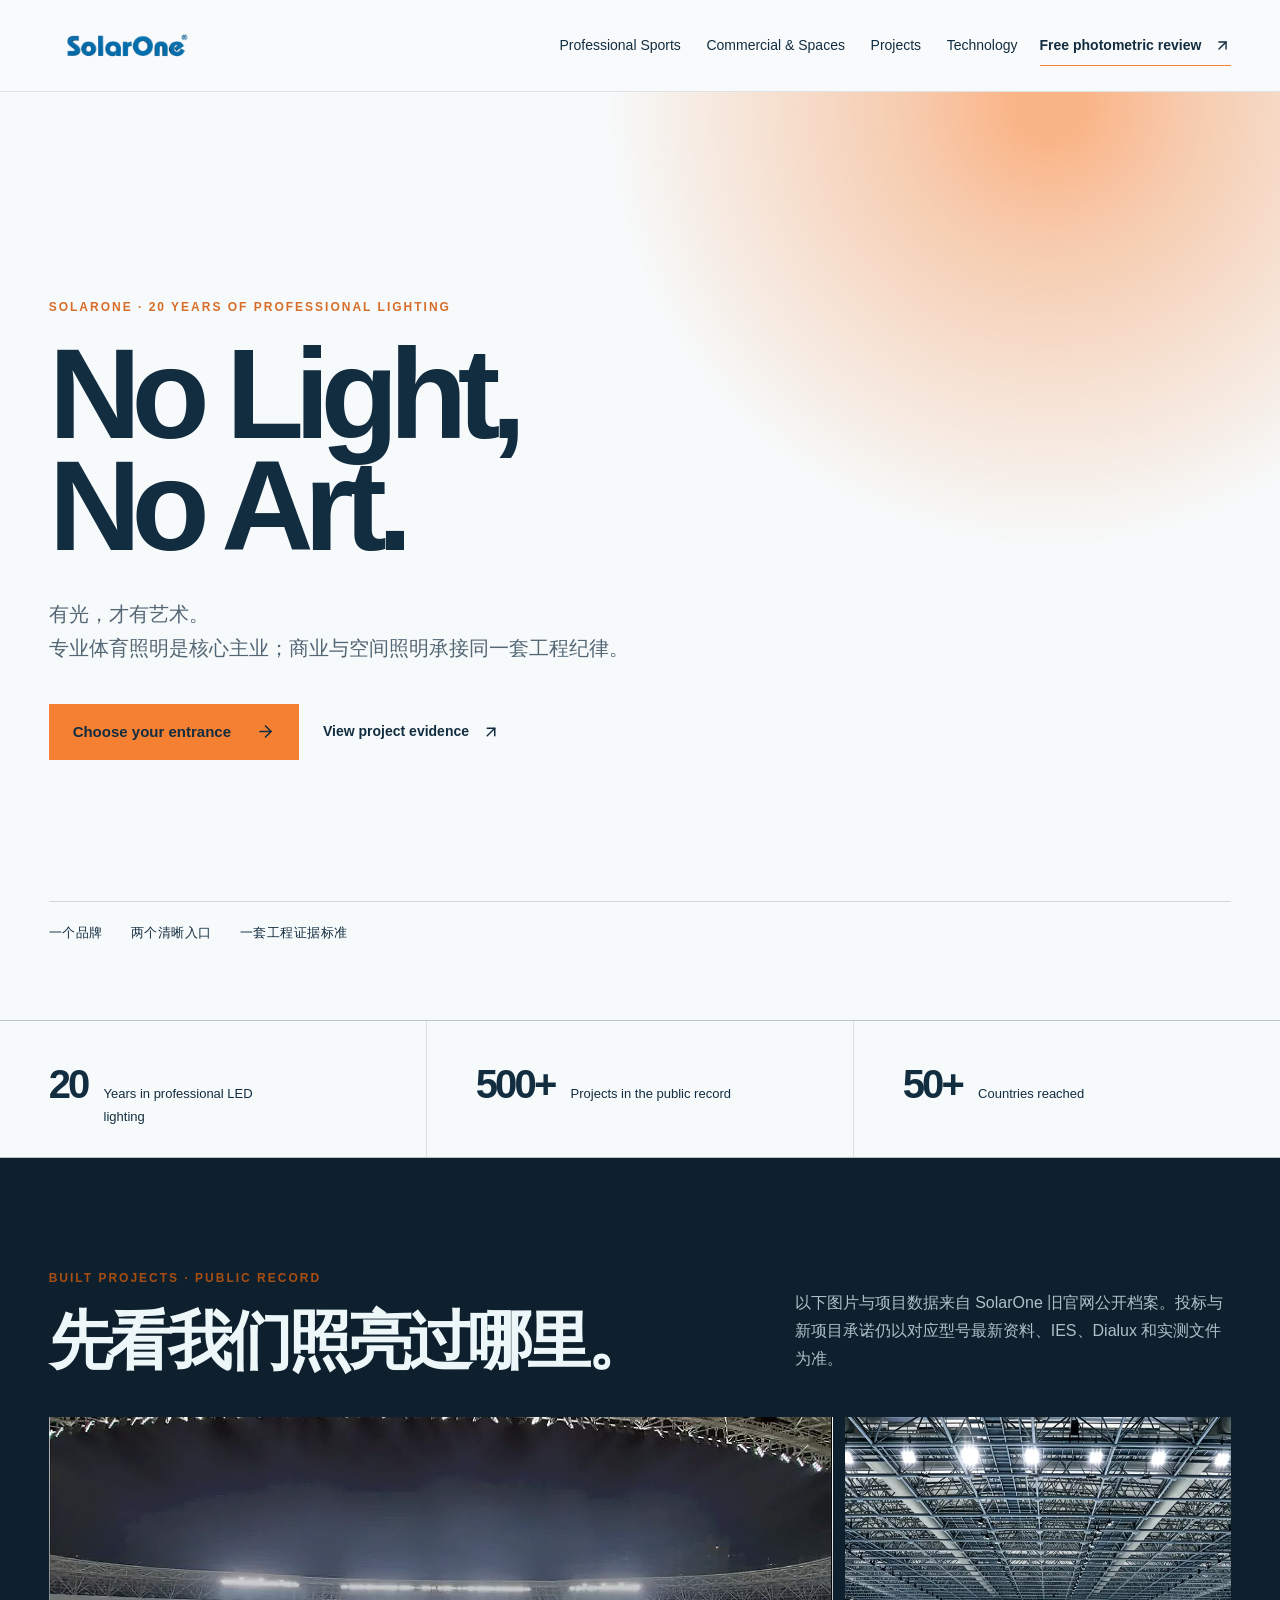
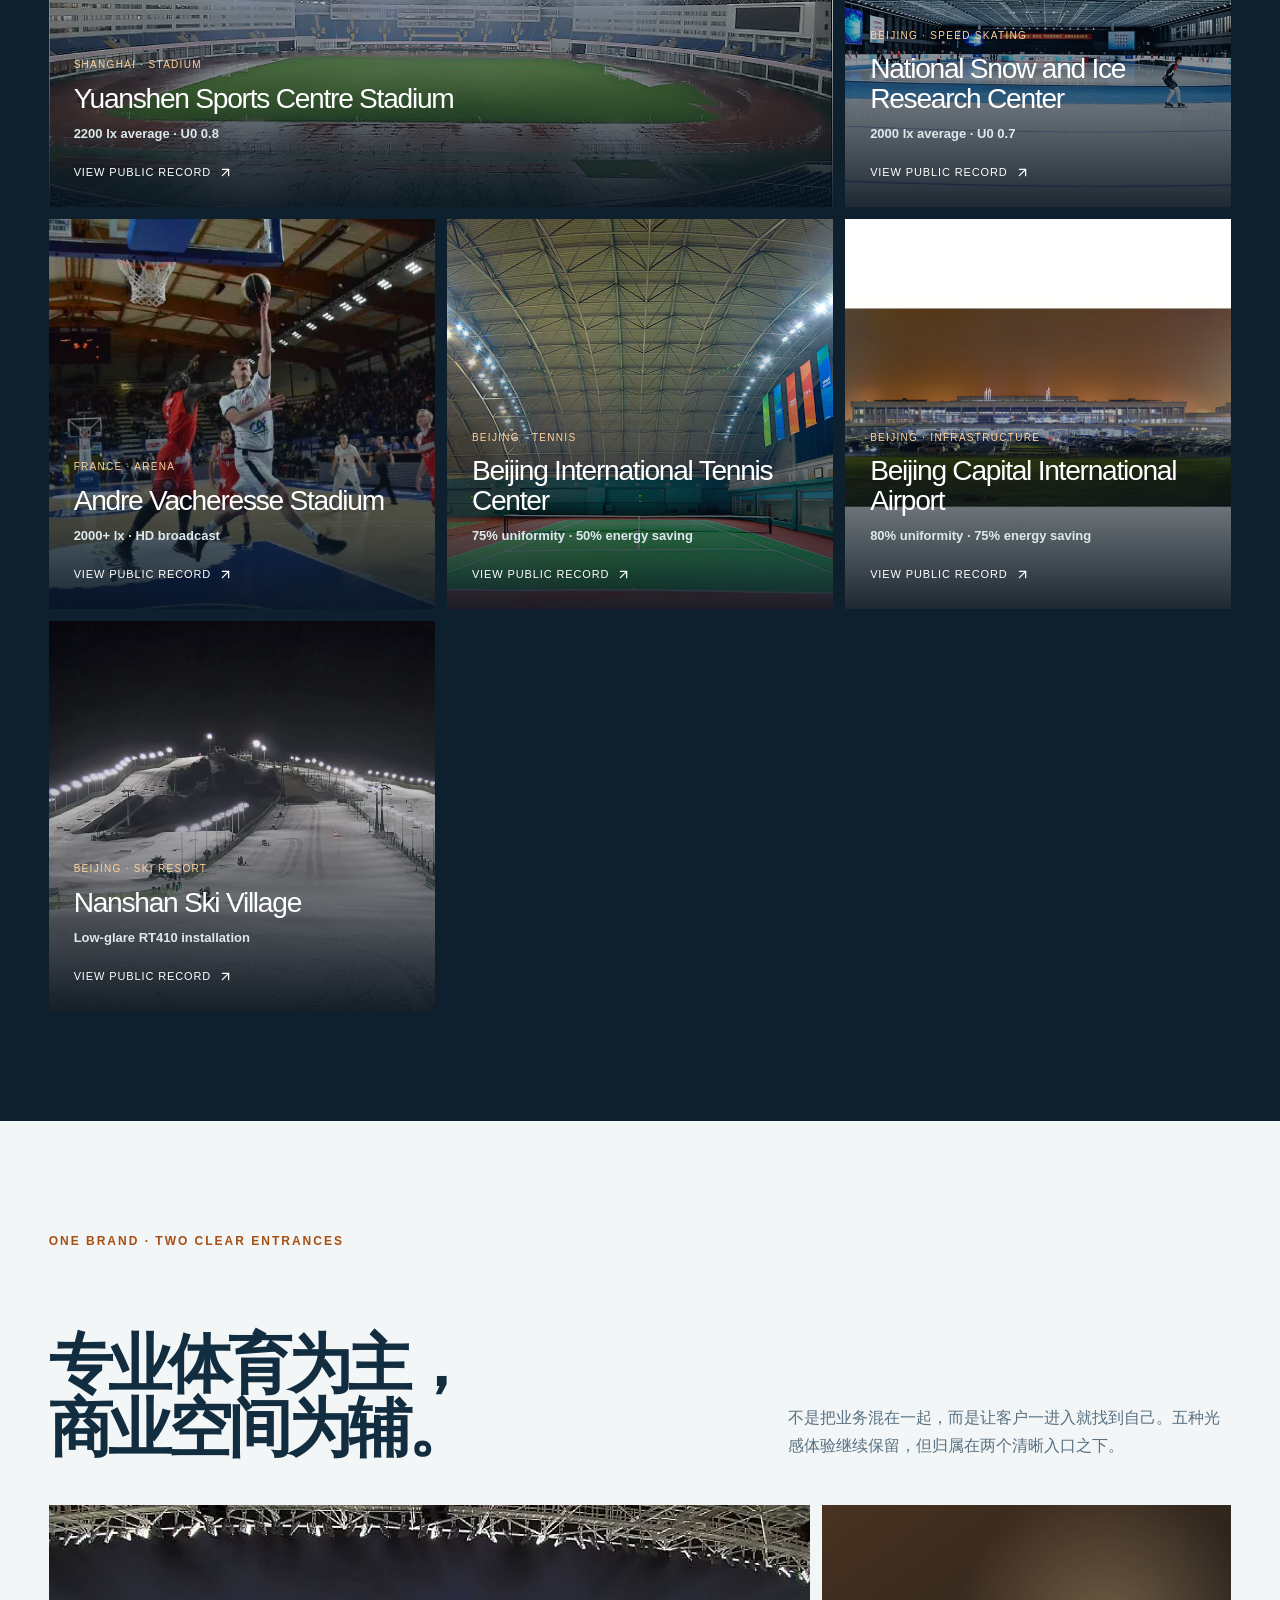
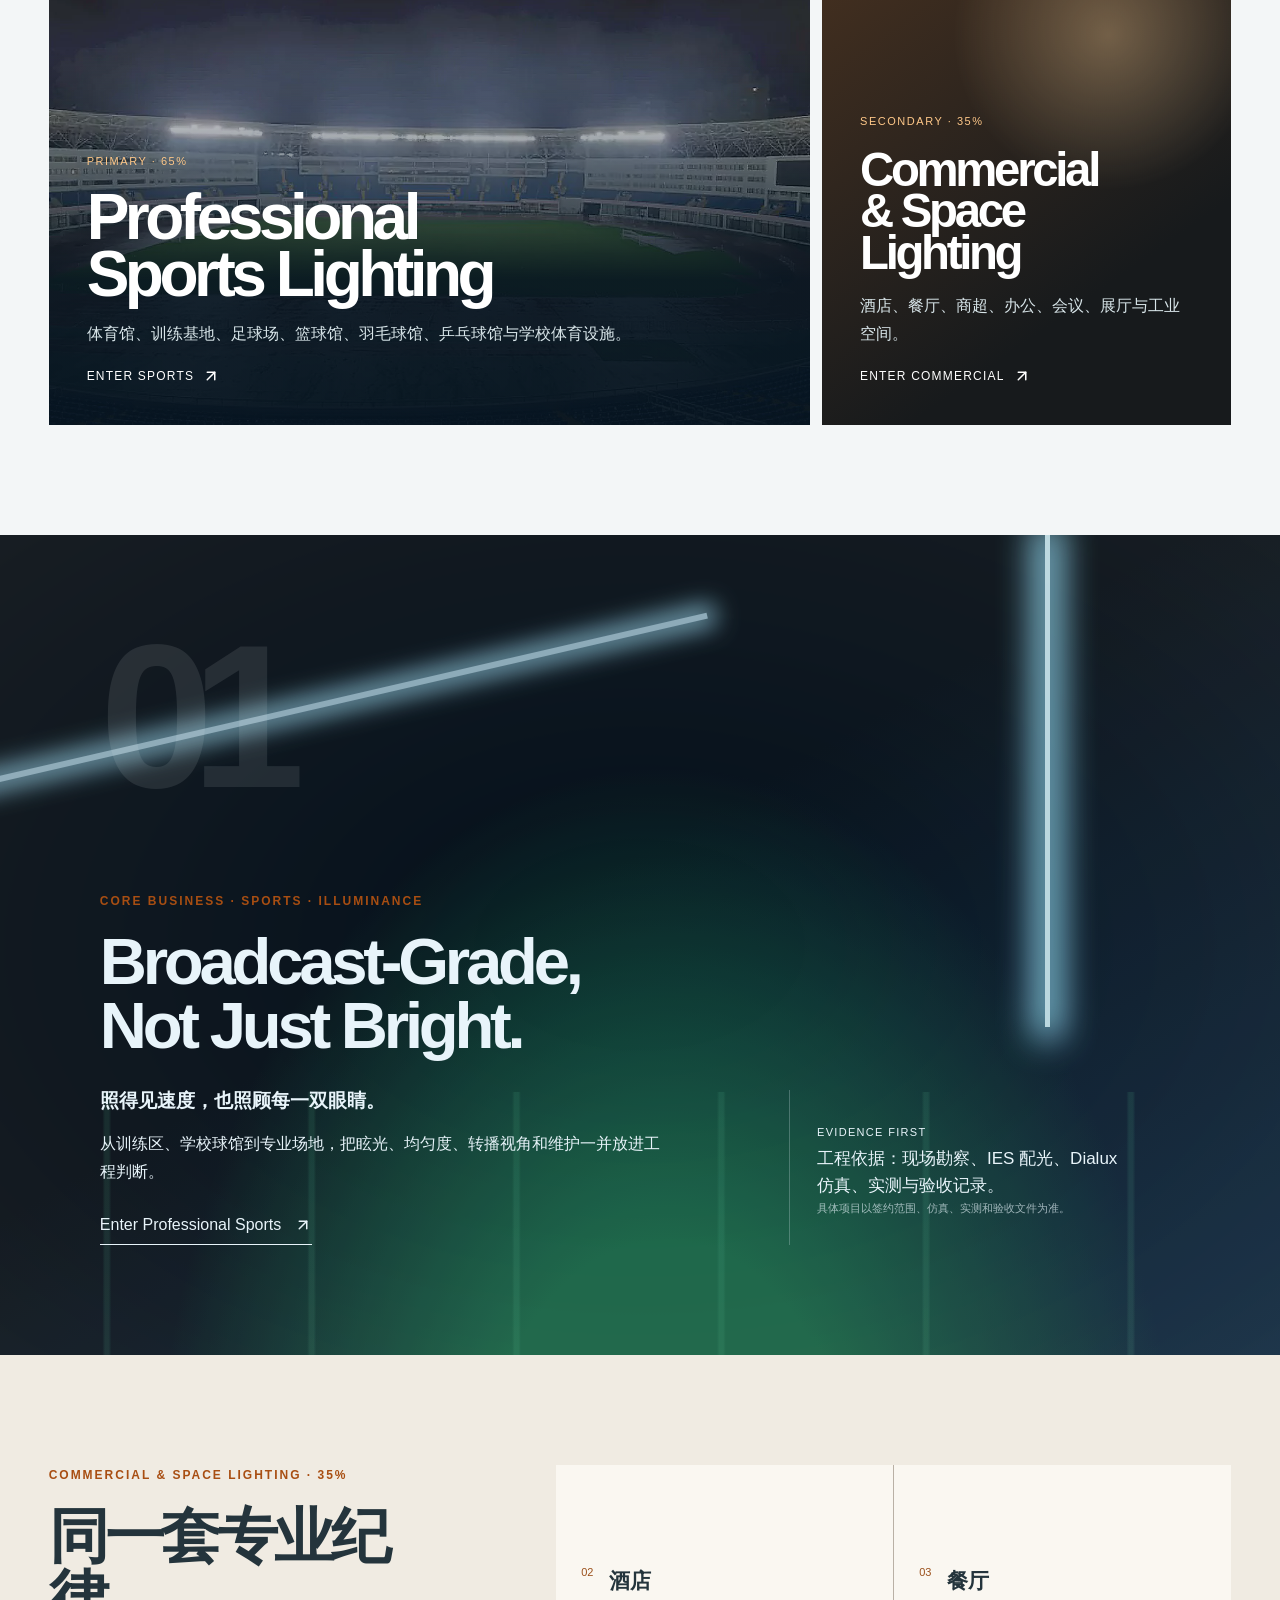
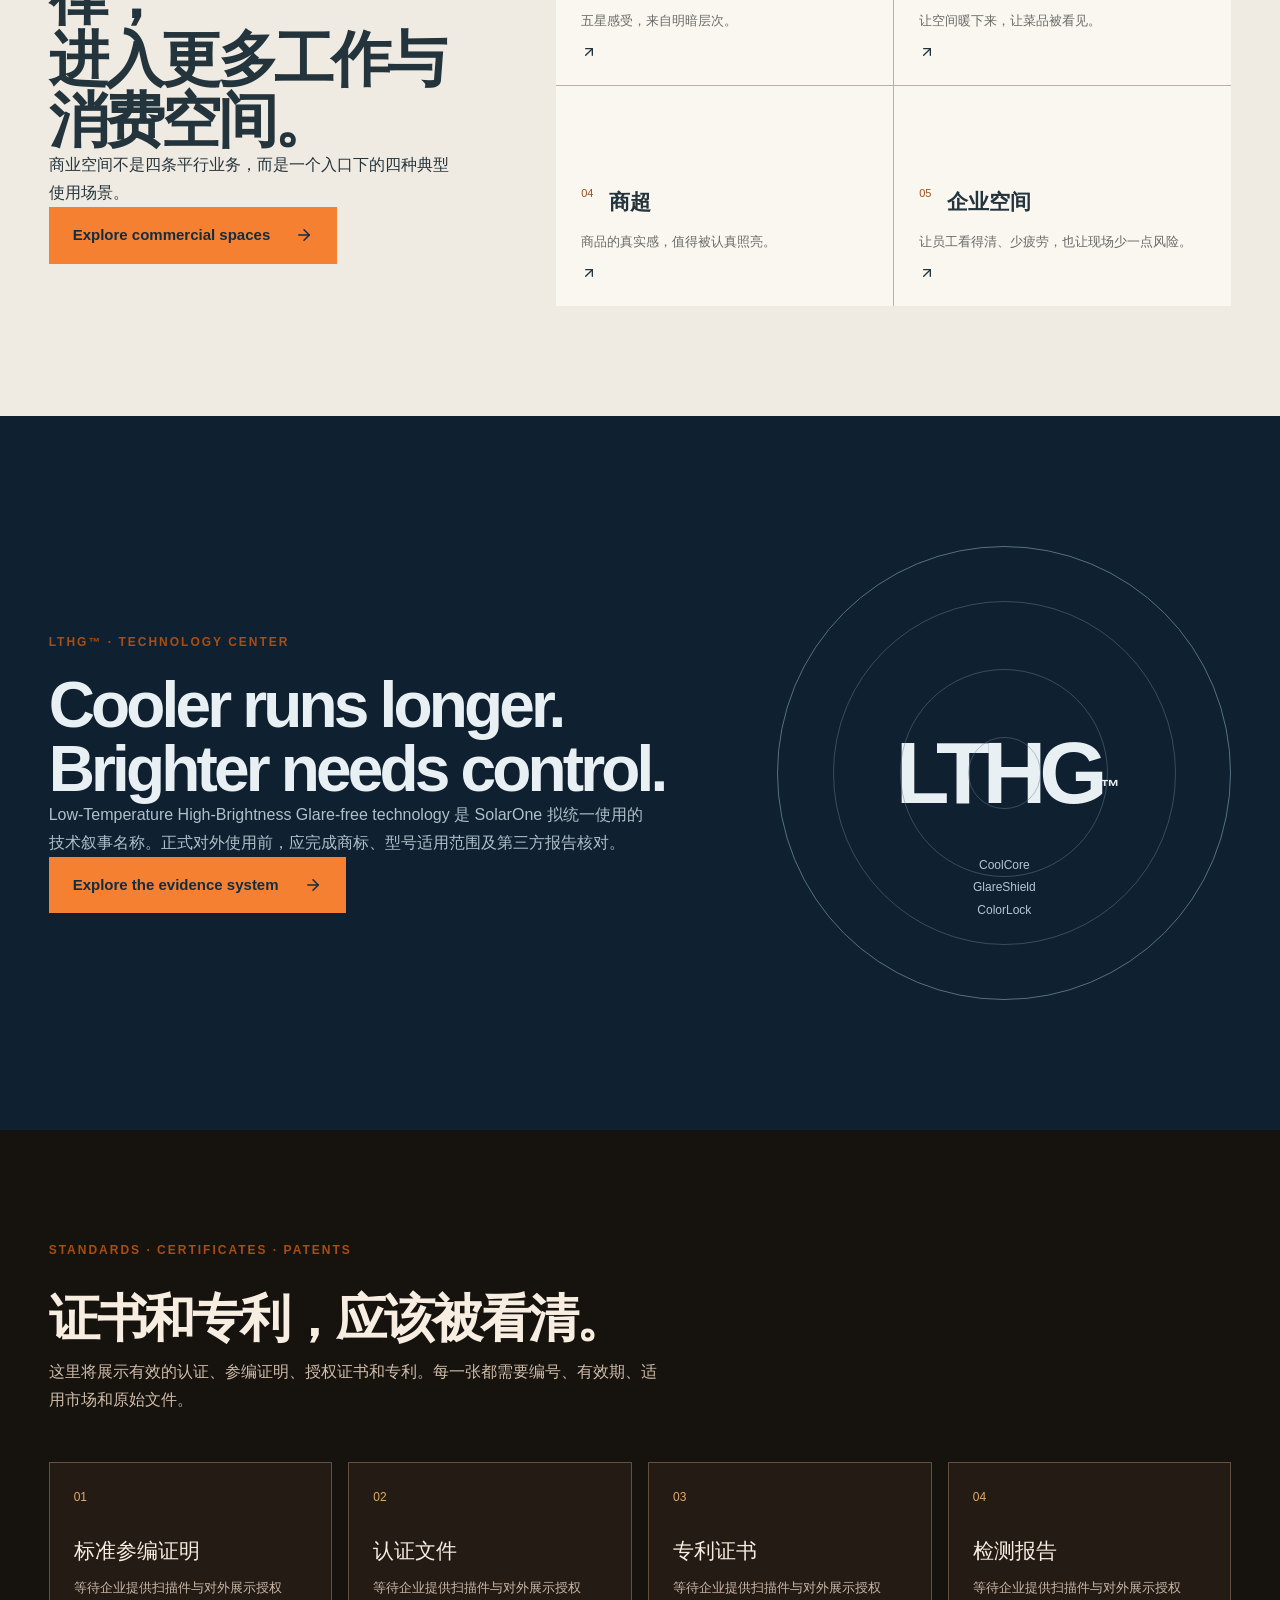
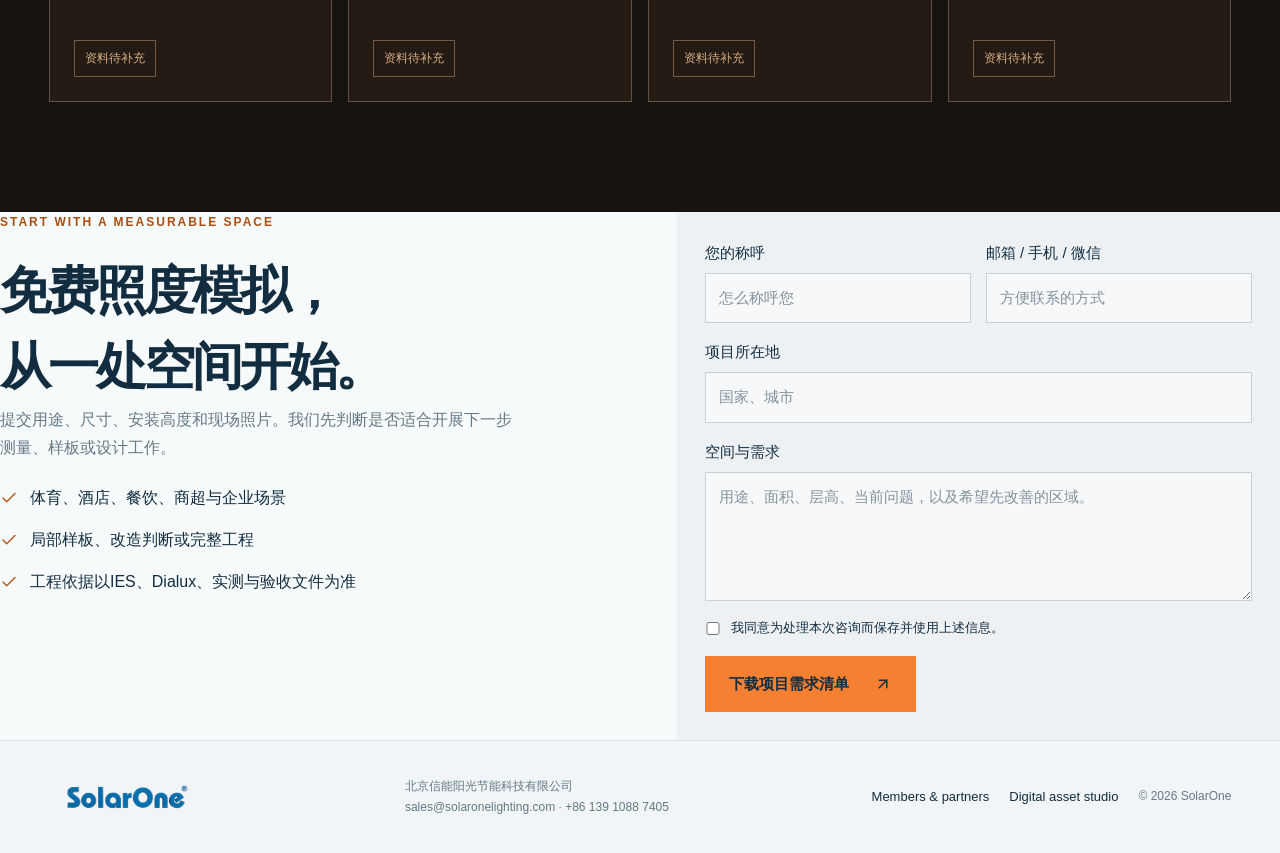
<file: index.html>
<!doctype html><html lang="zh-CN"><head><meta charset="UTF-8"><meta name="viewport" content="width=device-width,initial-scale=1"><title>SolarOne 信能阳光｜从一个空间开始</title><meta name="description" content="20年专业LED照明经验。体育、酒店与商业空间的局部改造和系统工程。"><link rel="icon" href="./favicon.svg">  <script type="module" crossorigin src="./main-D0hA1EF4.js"></script>
  <link rel="modulepreload" crossorigin href="./globals-hc_mXHal.js">
  <link rel="modulepreload" crossorigin href="./arrow-up-right-XT477-gd.js">
  <link rel="modulepreload" crossorigin href="./menu-BgWeMhCh.js">
  <link rel="stylesheet" crossorigin href="./globals-CxerctHi.css">
</head><body><div id="root"></div></body></html>
</file>
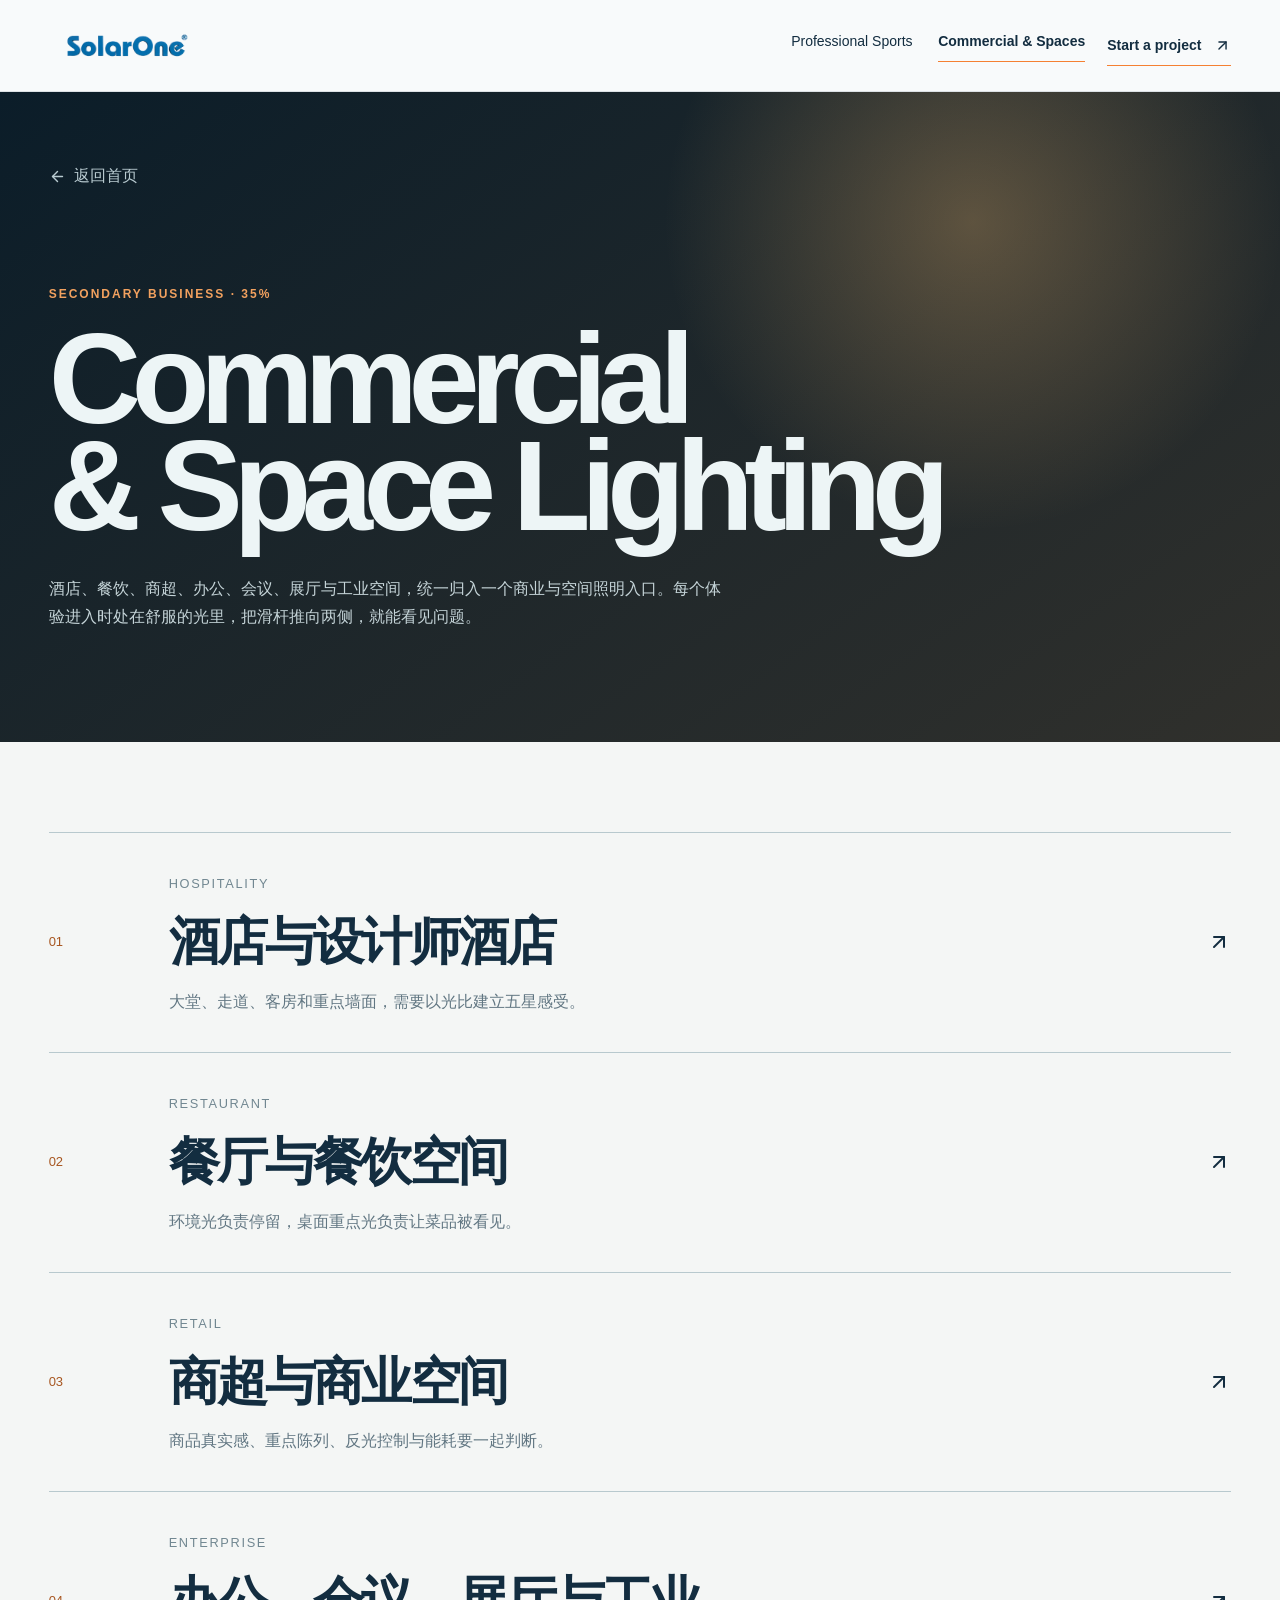
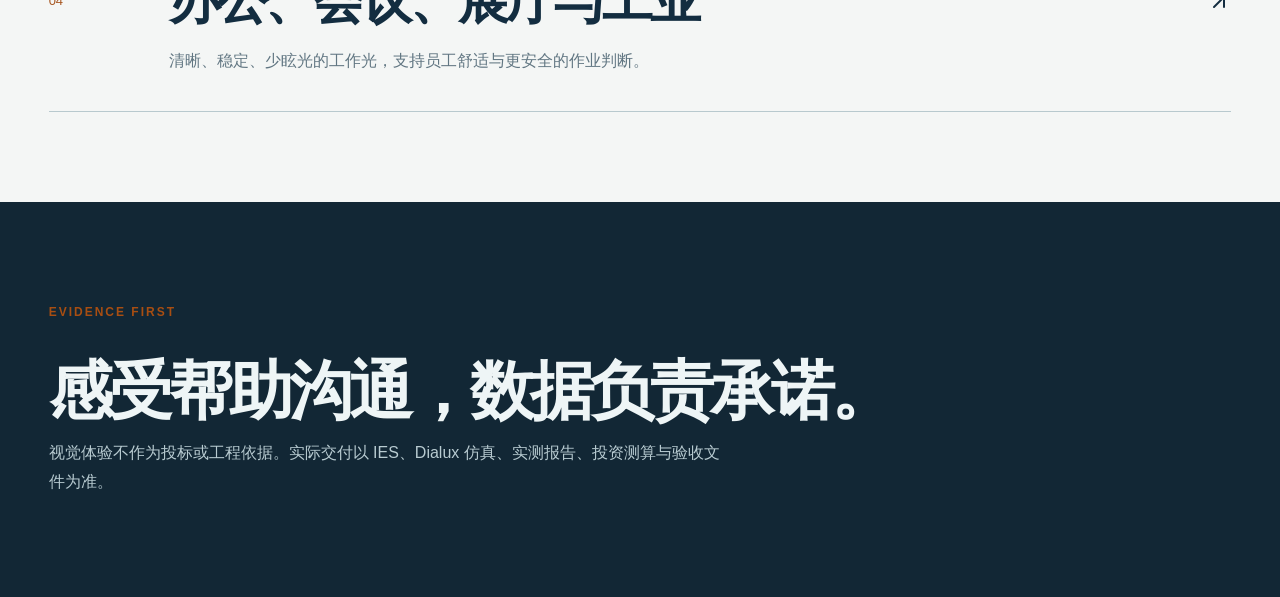
<file: commercial.html>
<!doctype html><html lang="zh-CN"><head><meta charset="UTF-8"><meta name="viewport" content="width=device-width,initial-scale=1"><title>商业与空间照明｜SolarOne</title><meta name="description" content="酒店、餐厅、商超、办公、会议、展厅与工业空间照明入口。"><link rel="icon" href="./favicon.svg">  <script type="module" crossorigin src="./commercial-C3BaBMFU.js"></script>
  <link rel="modulepreload" crossorigin href="./globals-hc_mXHal.js">
  <link rel="modulepreload" crossorigin href="./arrow-up-right-XT477-gd.js">
  <link rel="modulepreload" crossorigin href="./arrow-left-D2hhswM0.js">
  <link rel="stylesheet" crossorigin href="./globals-CxerctHi.css">
</head><body><div id="root"></div></body></html>
</file>
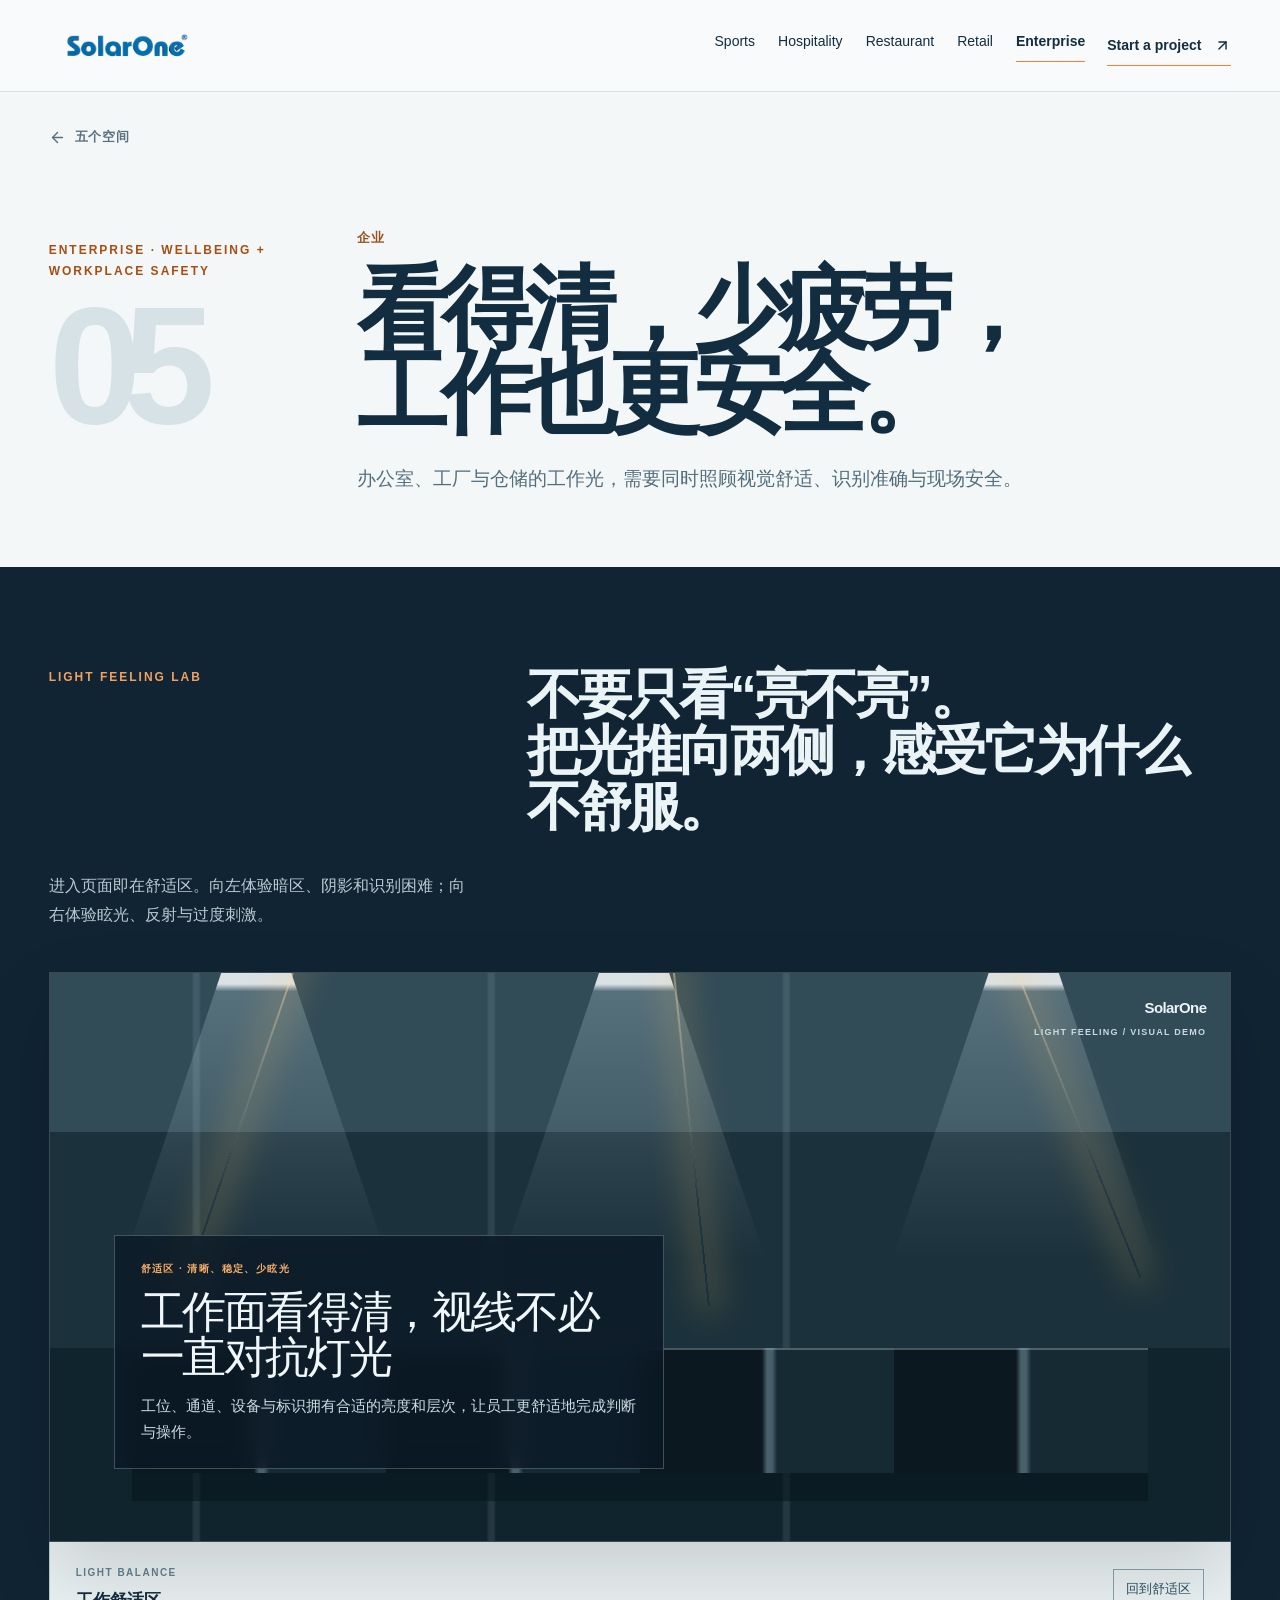
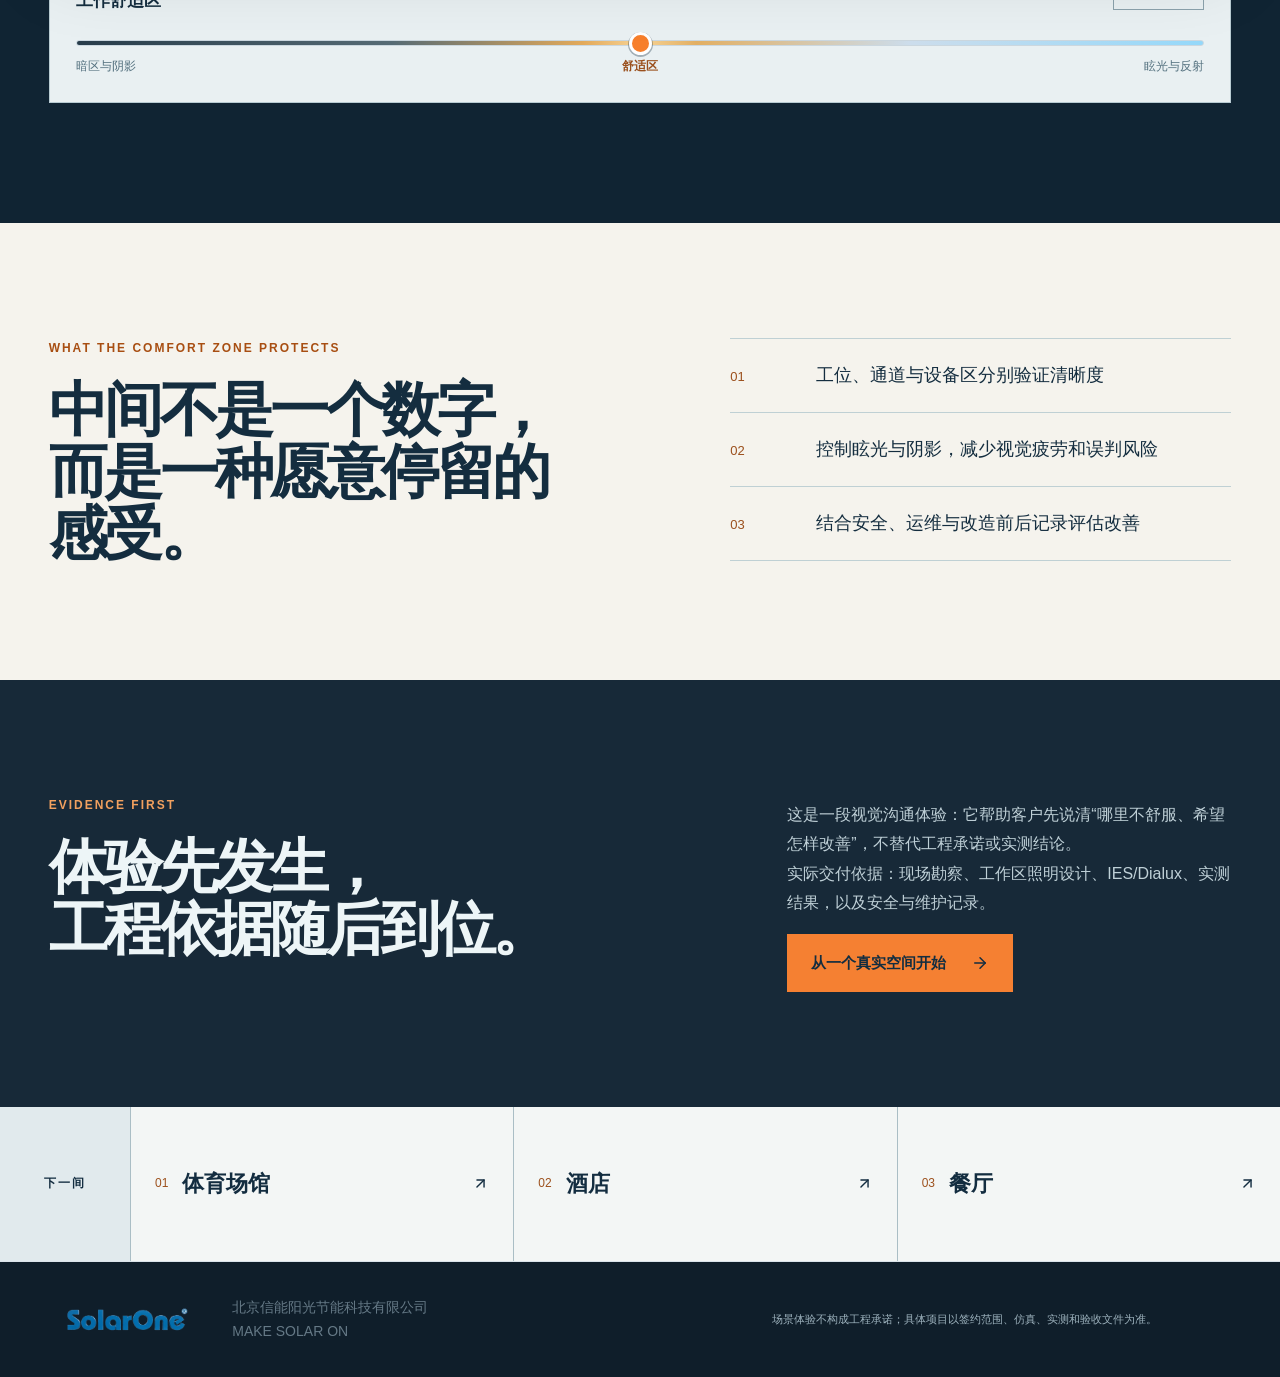
<file: enterprise.html>
<!doctype html><html lang="zh-CN" data-scene="enterprise"><head><meta charset="UTF-8"><meta name="viewport" content="width=device-width,initial-scale=1"><title>企业照明光感体验｜SolarOne</title><meta name="description" content="从暗区与阴影、舒适工作光到眩光与反射，体验办公室、工厂和仓储照明差异。"><link rel="icon" href="./favicon.svg">  <script type="module" crossorigin src="./globals-hc_mXHal.js"></script>
  <script type="module" crossorigin src="./arrow-up-right-XT477-gd.js"></script>
  <script type="module" crossorigin src="./arrow-left-D2hhswM0.js"></script>
  <script type="module" crossorigin src="./menu-BgWeMhCh.js"></script>
  <script type="module" crossorigin src="./scene-BiG2Dm_F.js"></script>
  <link rel="stylesheet" crossorigin href="./globals-CxerctHi.css">
</head><body><div id="root"></div></body></html>
</file>
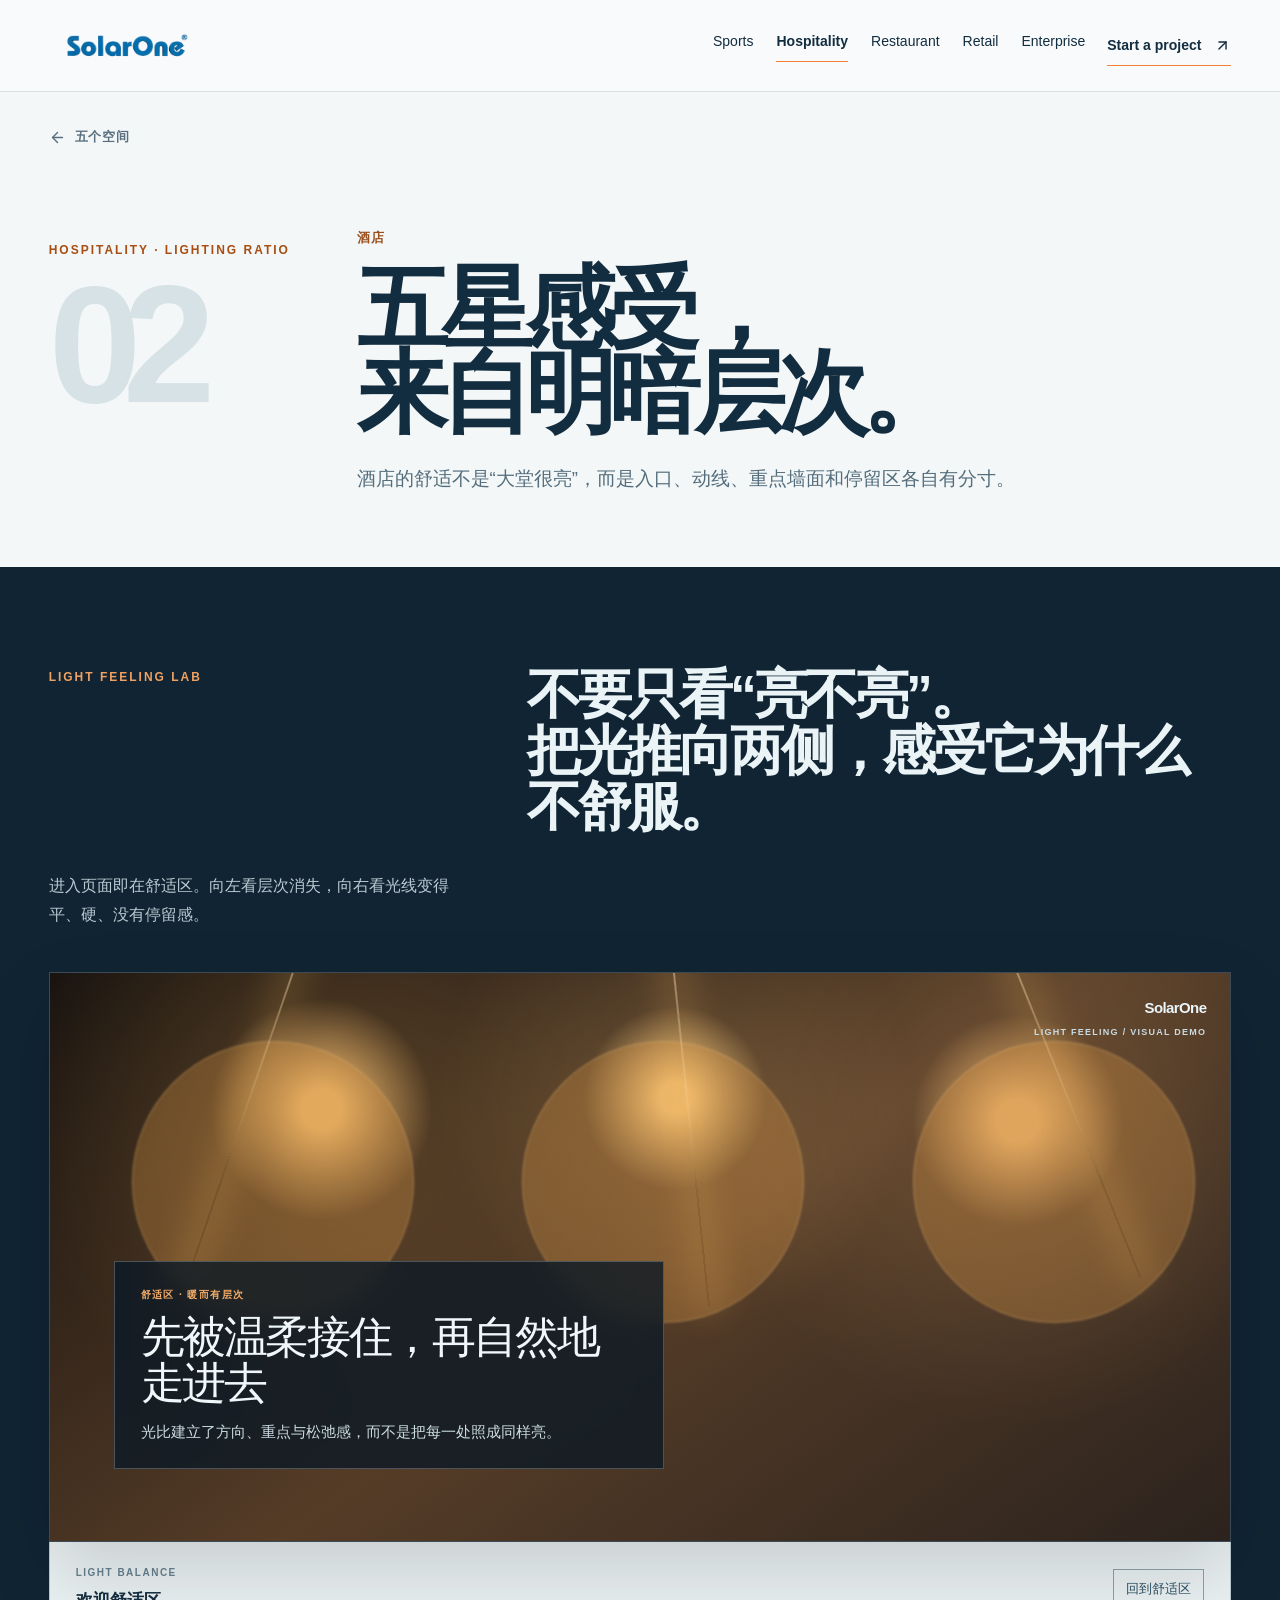
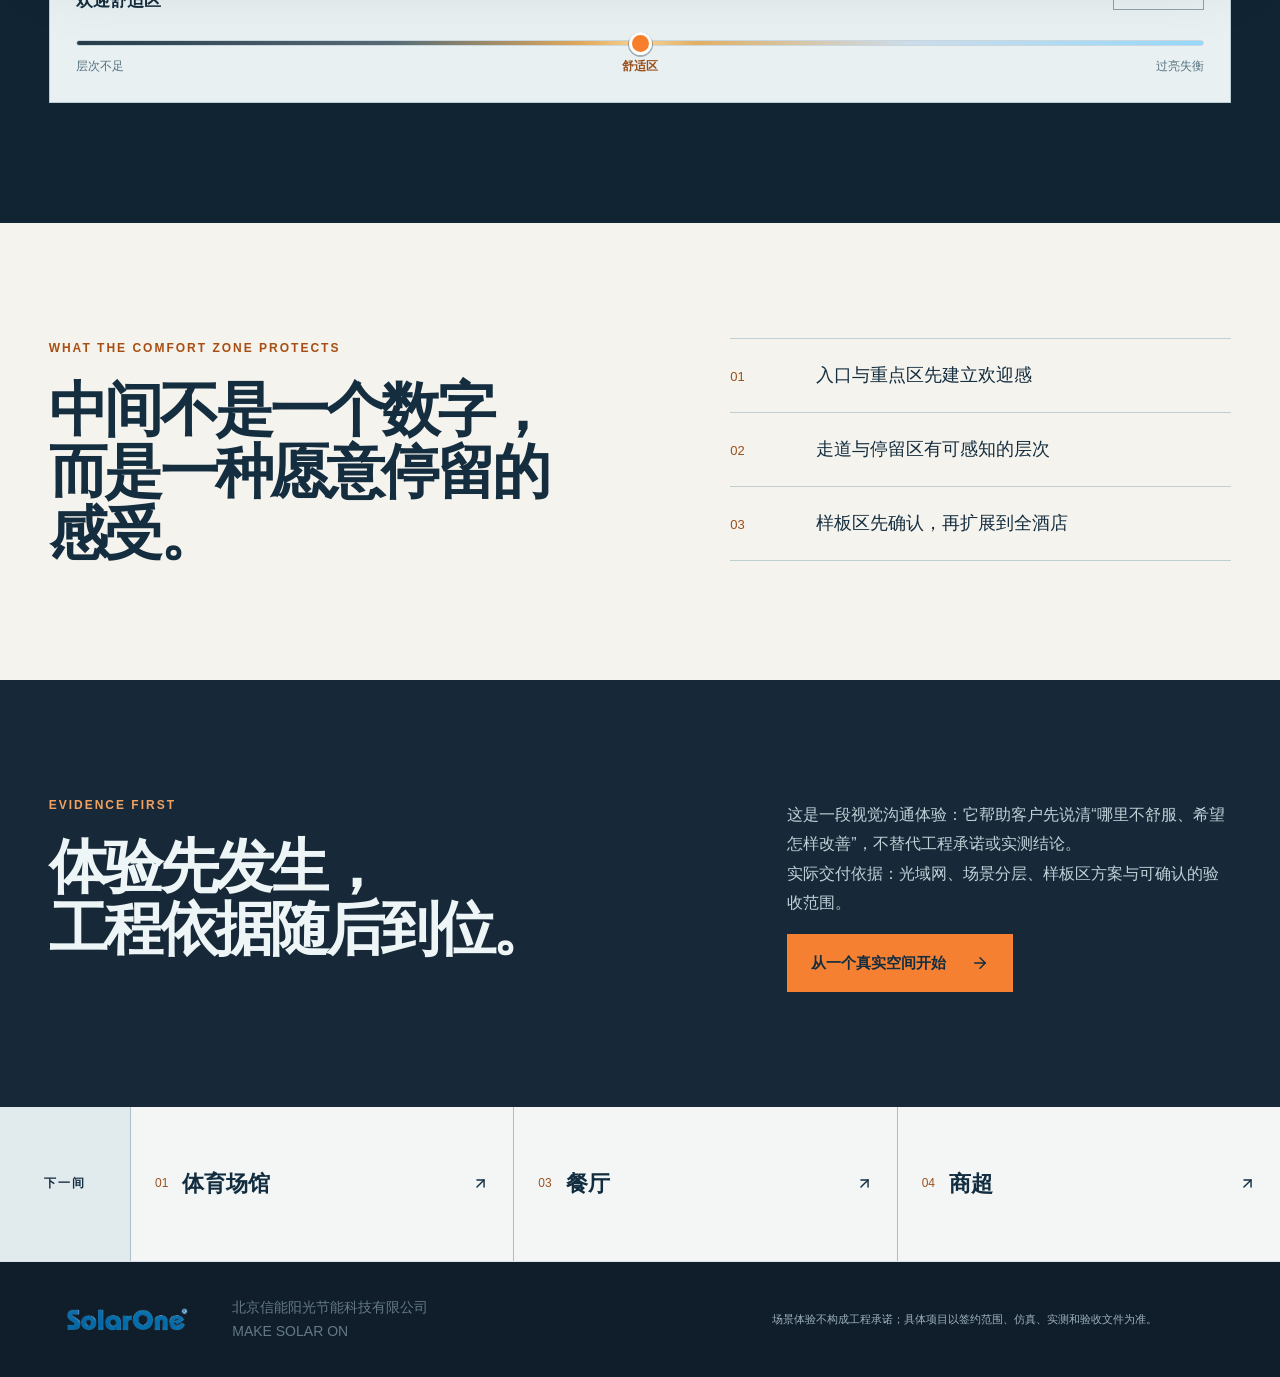
<file: hospitality.html>
<!doctype html><html lang="zh-CN" data-scene="hospitality"><head><meta charset="UTF-8"><meta name="viewport" content="width=device-width,initial-scale=1"><title>酒店光感体验｜SolarOne</title><meta name="description" content="从层次不足、舒适区到过亮失衡，体验酒店大堂光感差异。"><link rel="icon" href="./favicon.svg">  <script type="module" crossorigin src="./globals-hc_mXHal.js"></script>
  <script type="module" crossorigin src="./arrow-up-right-XT477-gd.js"></script>
  <script type="module" crossorigin src="./arrow-left-D2hhswM0.js"></script>
  <script type="module" crossorigin src="./menu-BgWeMhCh.js"></script>
  <script type="module" crossorigin src="./scene-BiG2Dm_F.js"></script>
  <link rel="stylesheet" crossorigin href="./globals-CxerctHi.css">
</head><body><div id="root"></div></body></html>
</file>
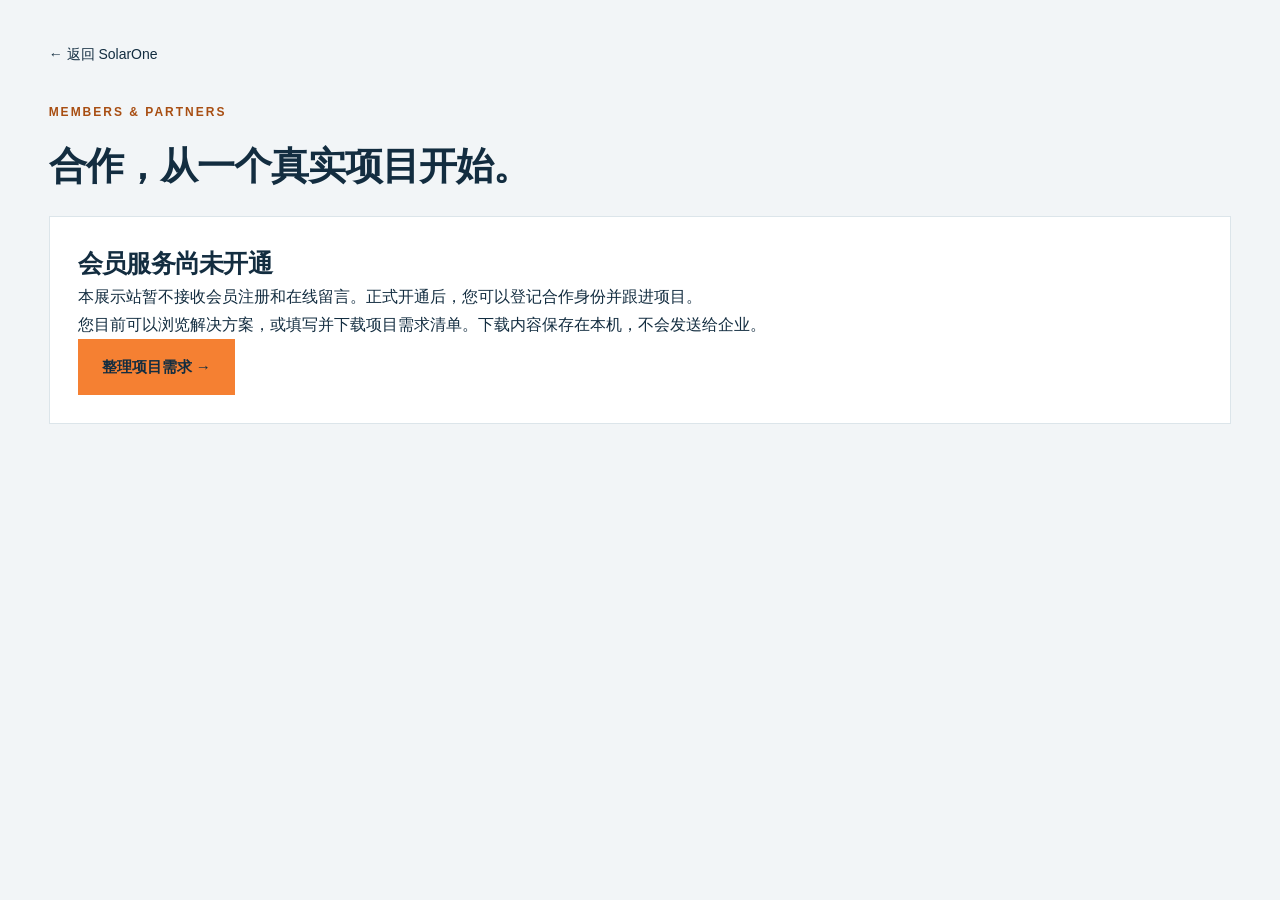
<file: member.html>
<!doctype html><html lang="zh-CN"><head><meta charset="UTF-8"><meta name="viewport" content="width=device-width,initial-scale=1"><title>会员与合作 · SolarOne</title><link rel="icon" href="./favicon.svg">  <script type="module" crossorigin src="./member-DffTgnDK.js"></script>
  <link rel="modulepreload" crossorigin href="./globals-hc_mXHal.js">
  <link rel="stylesheet" crossorigin href="./globals-CxerctHi.css">
</head><body><div id="root"></div></body></html>
</file>
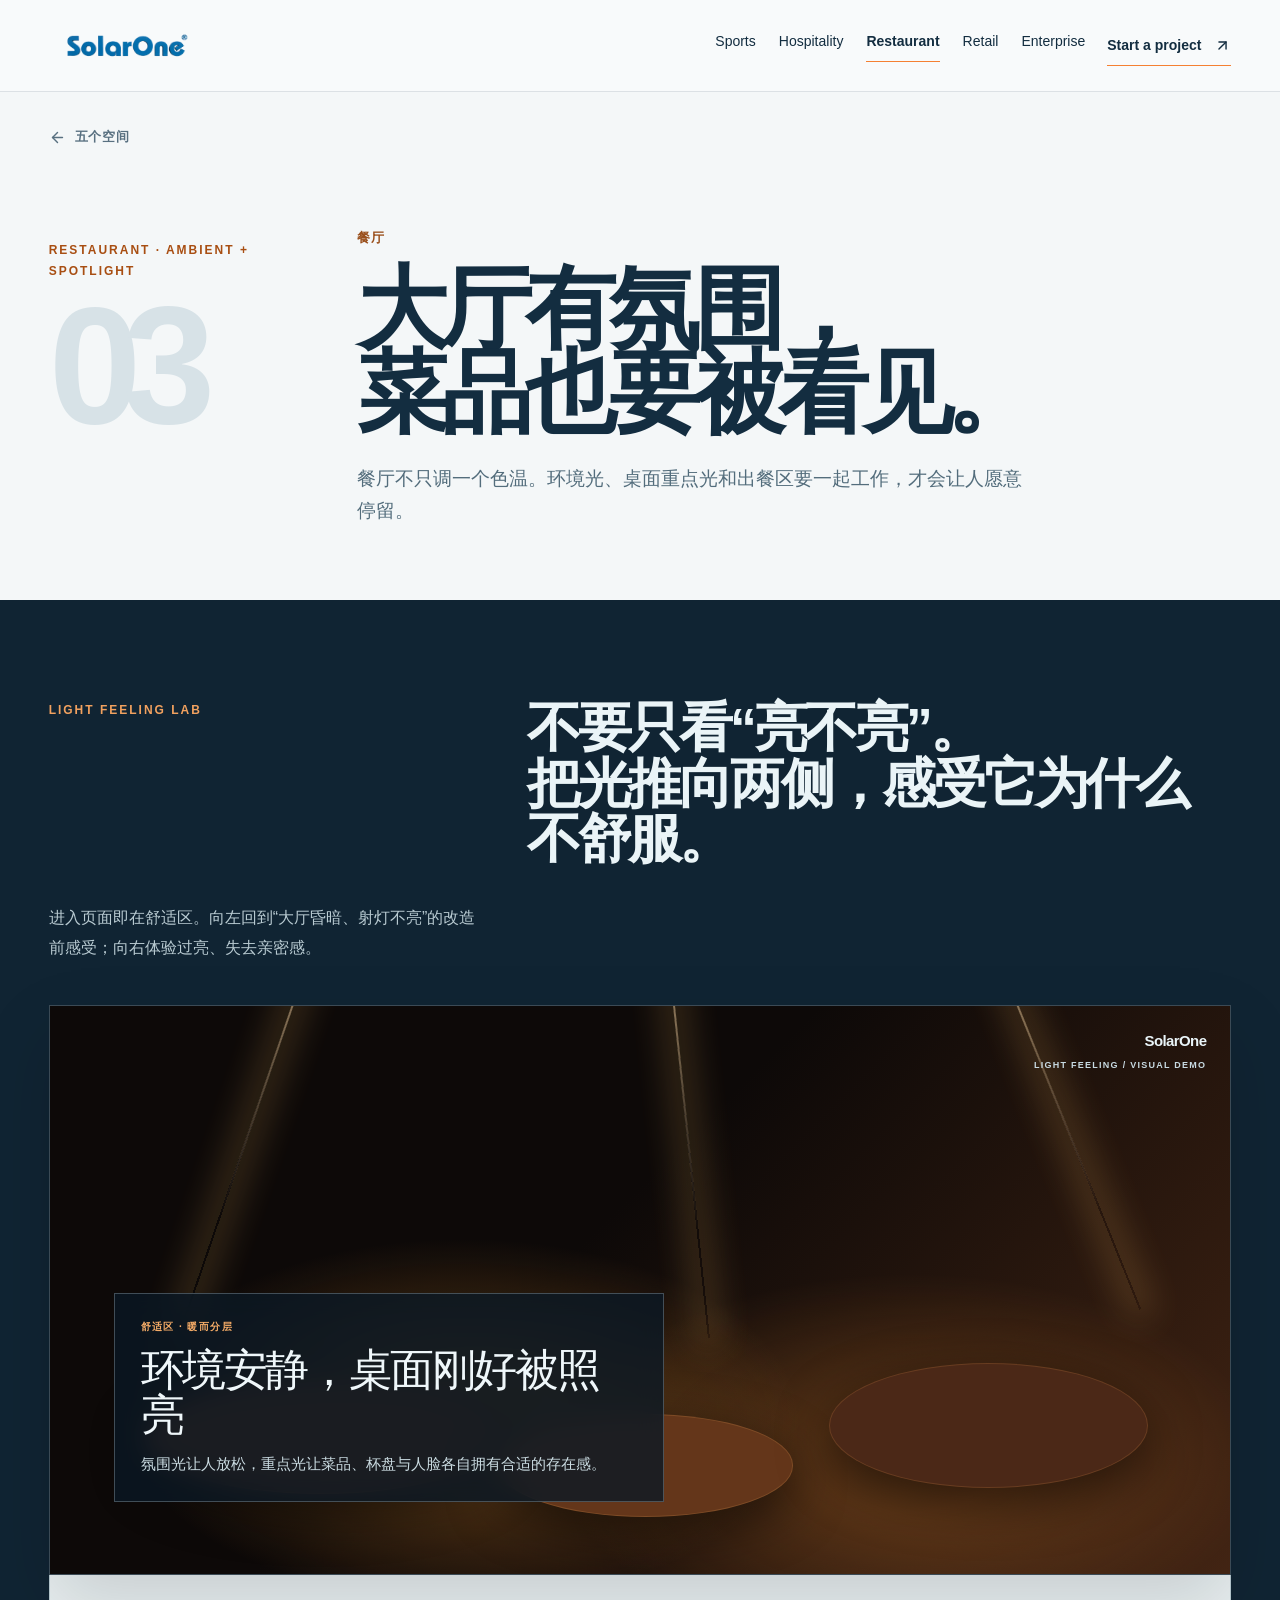
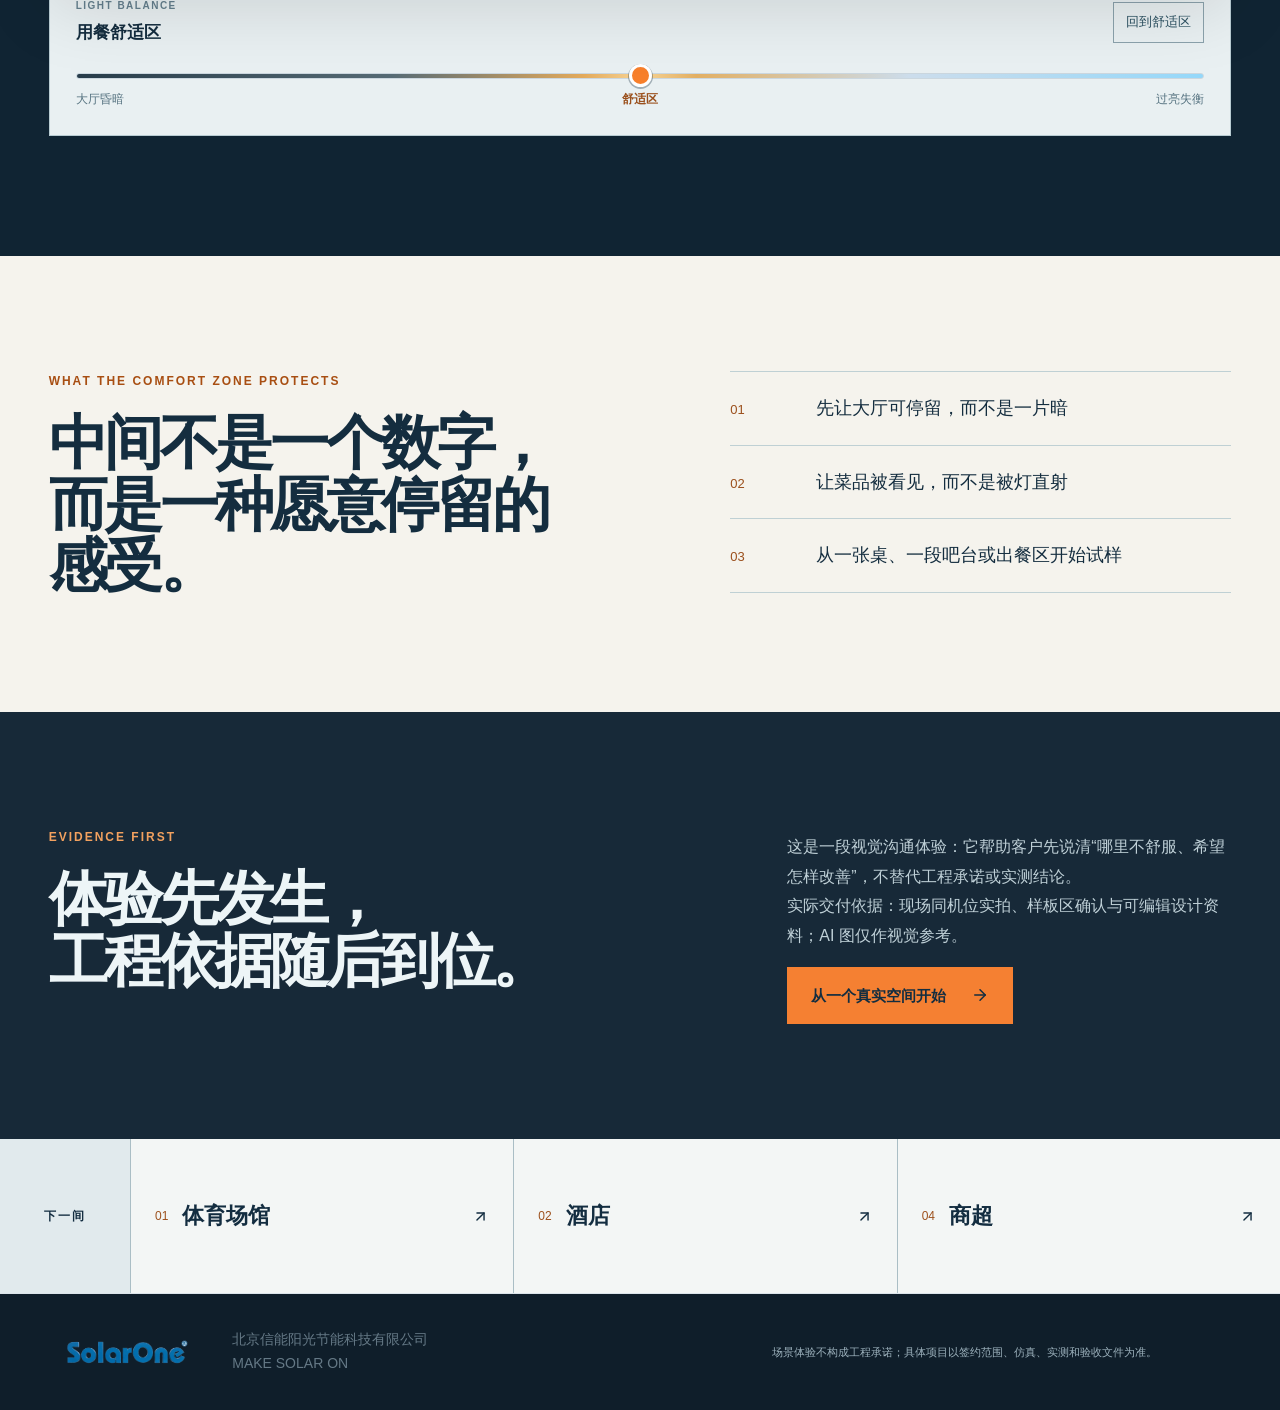
<file: restaurant.html>
<!doctype html><html lang="zh-CN" data-scene="restaurant"><head><meta charset="UTF-8"><meta name="viewport" content="width=device-width,initial-scale=1"><title>餐厅光感体验｜SolarOne</title><meta name="description" content="从大厅昏暗、射灯不亮，到舒适用餐光和过亮失衡。"><link rel="icon" href="./favicon.svg">  <script type="module" crossorigin src="./globals-hc_mXHal.js"></script>
  <script type="module" crossorigin src="./arrow-up-right-XT477-gd.js"></script>
  <script type="module" crossorigin src="./arrow-left-D2hhswM0.js"></script>
  <script type="module" crossorigin src="./menu-BgWeMhCh.js"></script>
  <script type="module" crossorigin src="./scene-BiG2Dm_F.js"></script>
  <link rel="stylesheet" crossorigin href="./globals-CxerctHi.css">
</head><body><div id="root"></div></body></html>
</file>
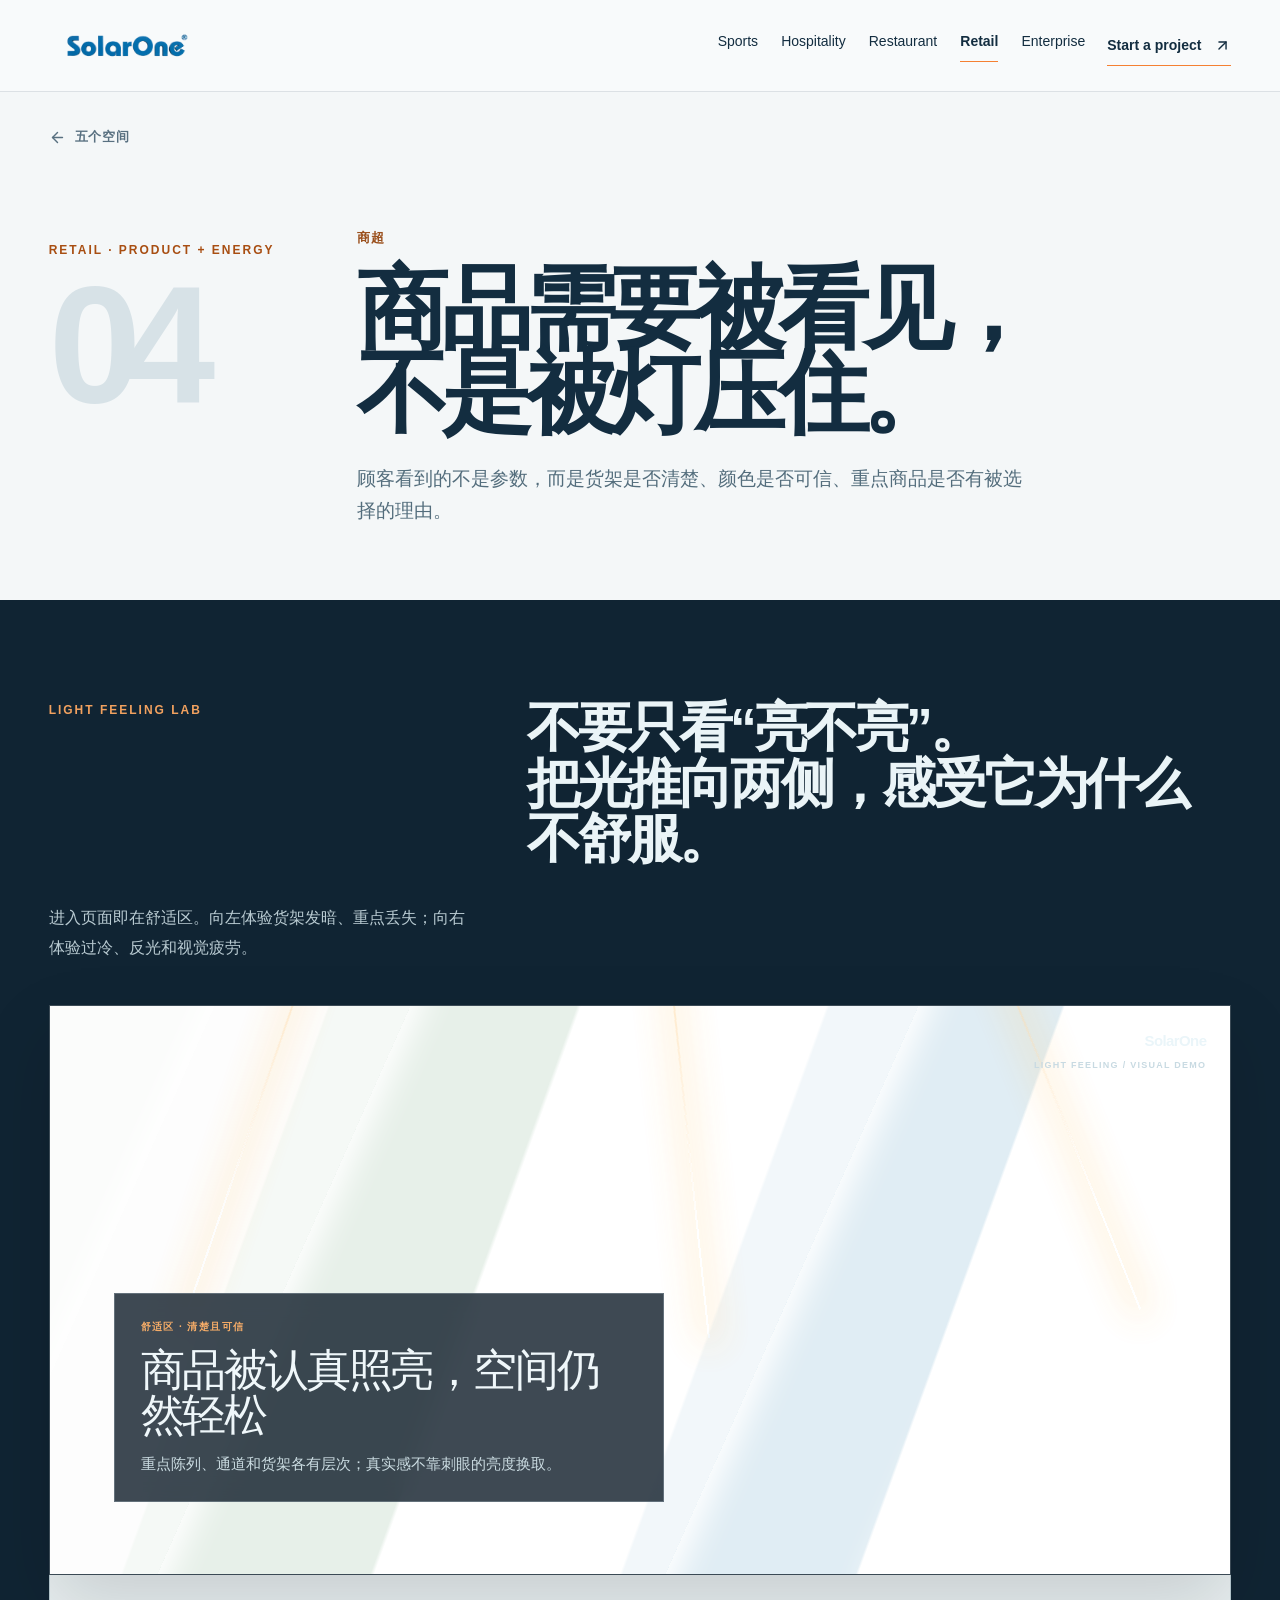
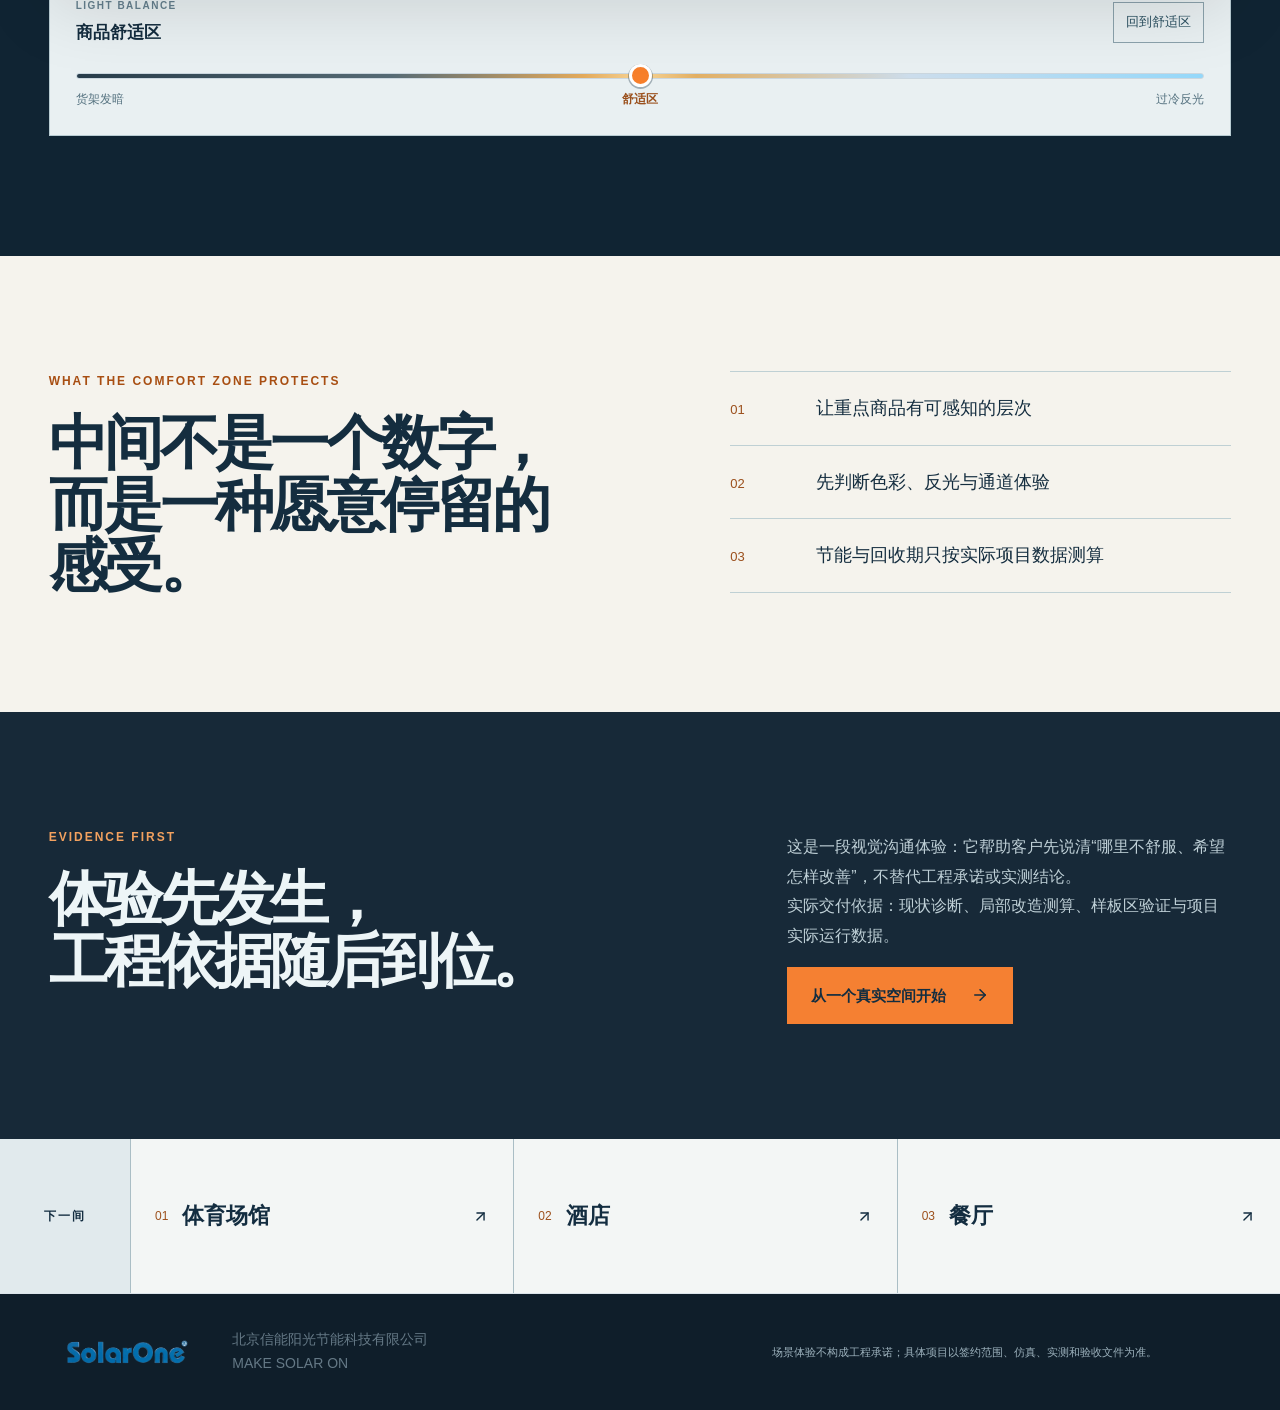
<file: retail.html>
<!doctype html><html lang="zh-CN" data-scene="retail"><head><meta charset="UTF-8"><meta name="viewport" content="width=device-width,initial-scale=1"><title>商超光感体验｜SolarOne</title><meta name="description" content="从货架发暗、商品舒适呈现到过冷反光，体验商超光感差异。"><link rel="icon" href="./favicon.svg">  <script type="module" crossorigin src="./globals-hc_mXHal.js"></script>
  <script type="module" crossorigin src="./arrow-up-right-XT477-gd.js"></script>
  <script type="module" crossorigin src="./arrow-left-D2hhswM0.js"></script>
  <script type="module" crossorigin src="./menu-BgWeMhCh.js"></script>
  <script type="module" crossorigin src="./scene-BiG2Dm_F.js"></script>
  <link rel="stylesheet" crossorigin href="./globals-CxerctHi.css">
</head><body><div id="root"></div></body></html>
</file>
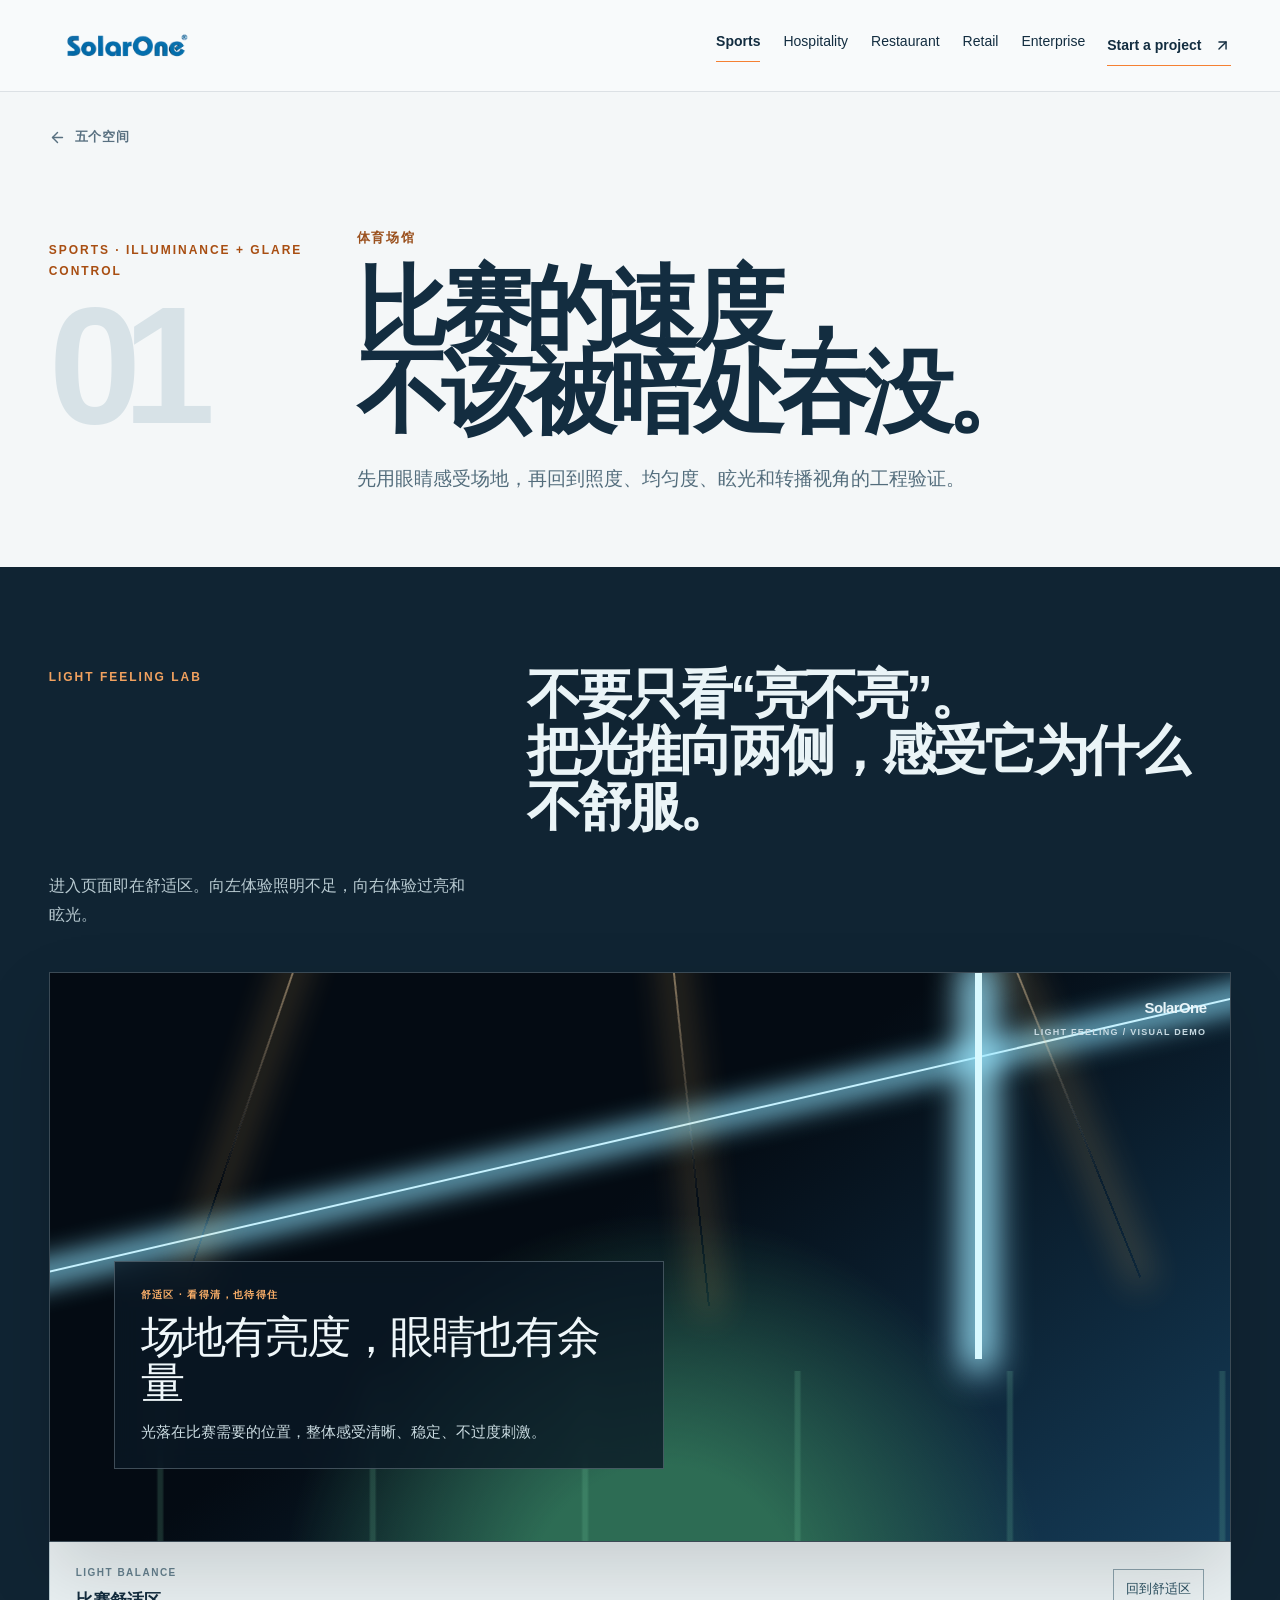
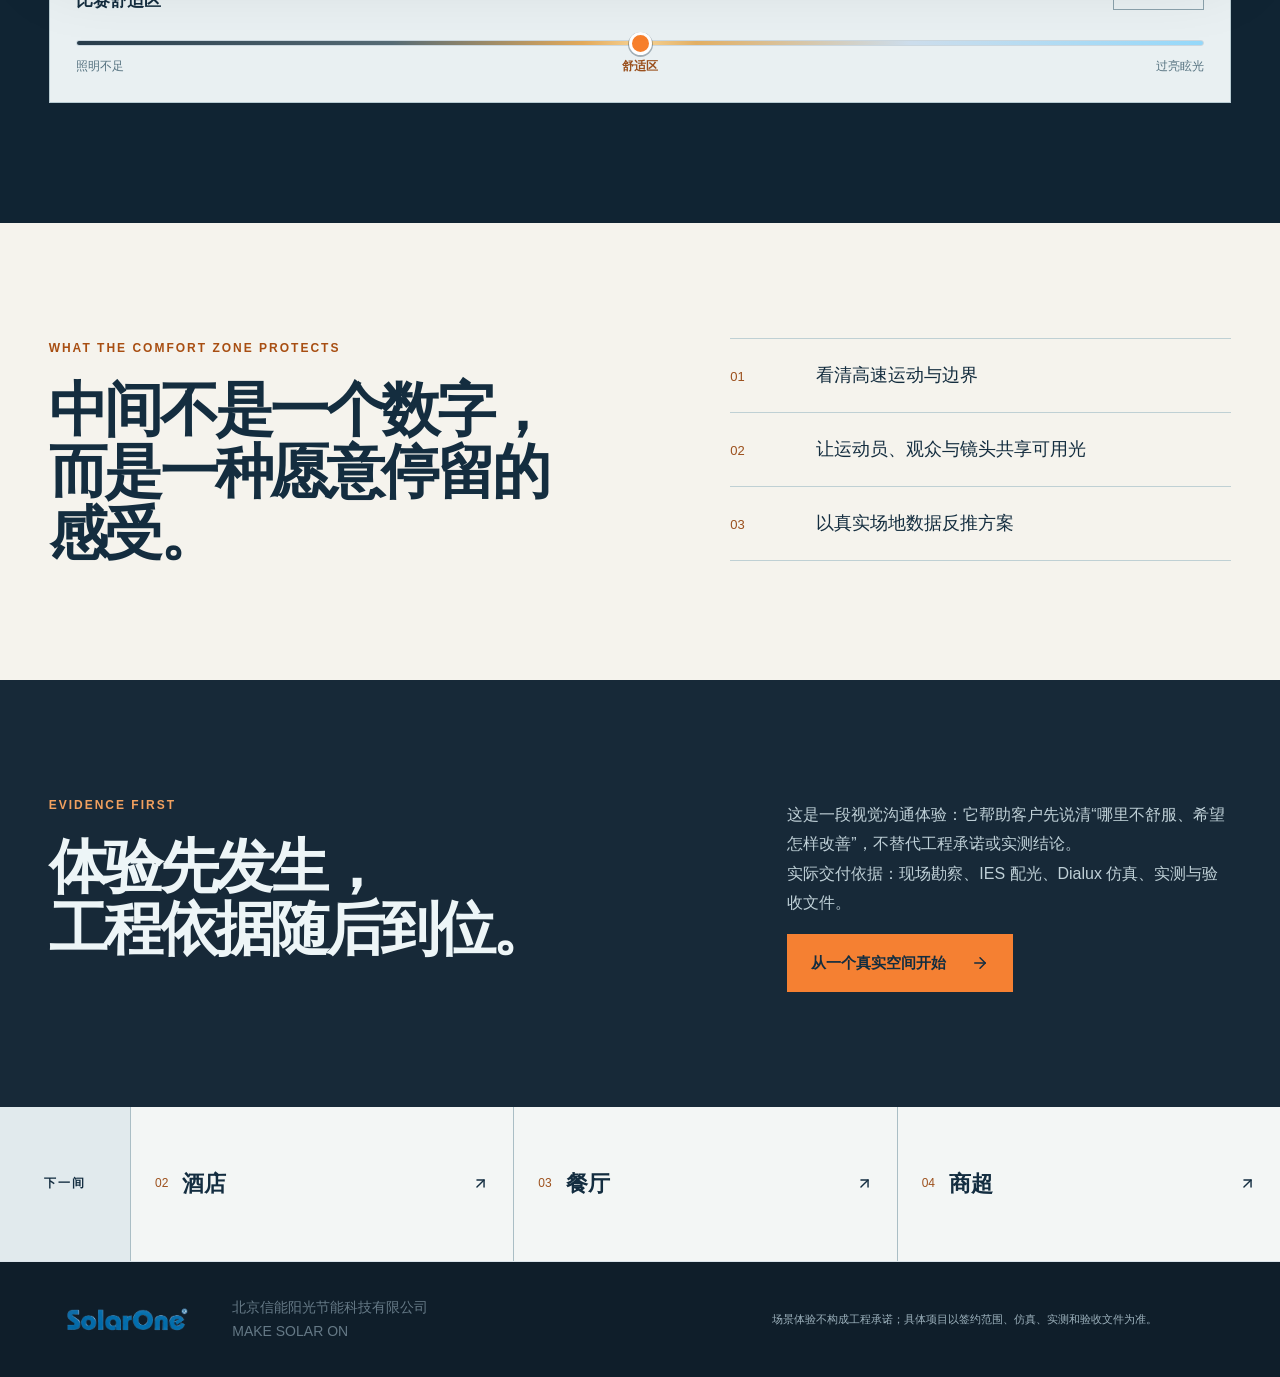
<file: sports.html>
<!doctype html><html lang="zh-CN" data-scene="sports"><head><meta charset="UTF-8"><meta name="viewport" content="width=device-width,initial-scale=1"><title>体育场馆光感体验｜SolarOne</title><meta name="description" content="从照明不足、舒适区到过亮眩光，体验体育场馆光感差异。"><link rel="icon" href="./favicon.svg">  <script type="module" crossorigin src="./globals-hc_mXHal.js"></script>
  <script type="module" crossorigin src="./arrow-up-right-XT477-gd.js"></script>
  <script type="module" crossorigin src="./arrow-left-D2hhswM0.js"></script>
  <script type="module" crossorigin src="./menu-BgWeMhCh.js"></script>
  <script type="module" crossorigin src="./scene-BiG2Dm_F.js"></script>
  <link rel="stylesheet" crossorigin href="./globals-CxerctHi.css">
</head><body><div id="root"></div></body></html>
</file>
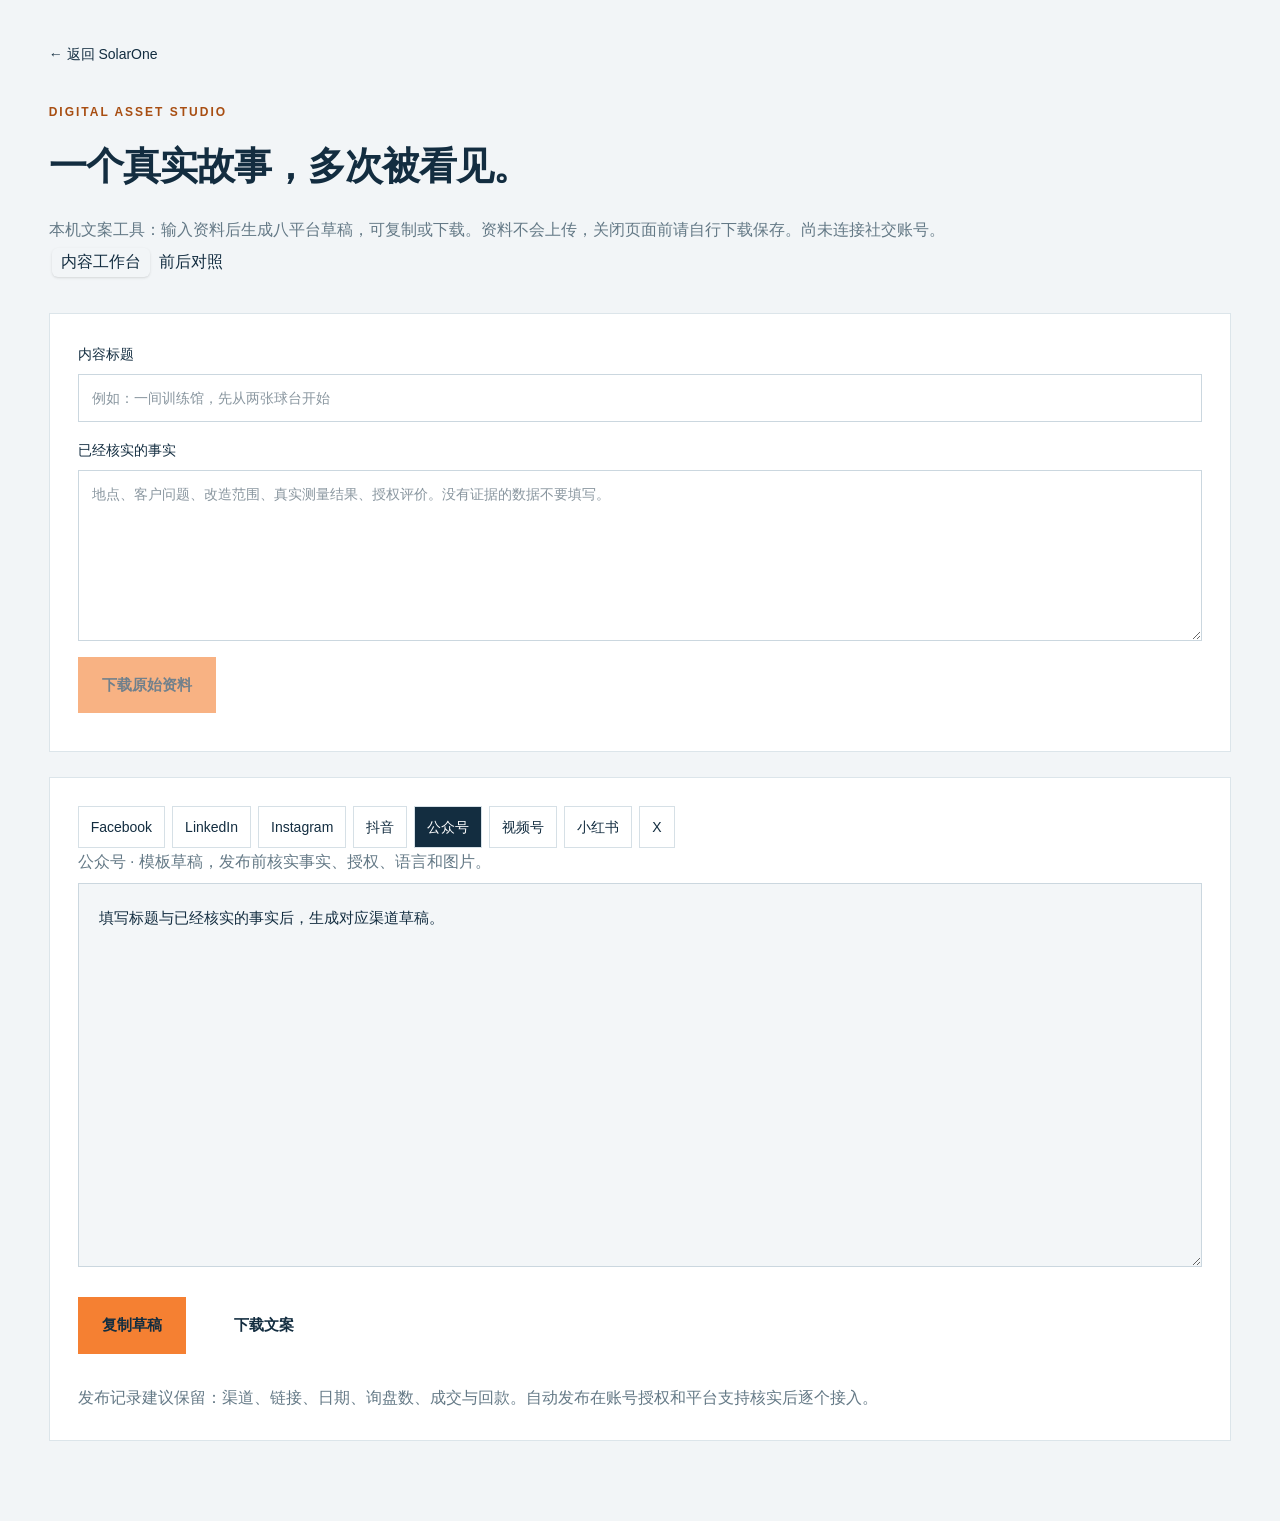
<file: studio.html>
<!doctype html><html lang="zh-CN"><head><meta charset="UTF-8"><meta name="viewport" content="width=device-width,initial-scale=1"><title>本机内容工作台 · SolarOne</title><meta name="robots" content="noindex"><link rel="icon" href="./favicon.svg">  <script type="module" crossorigin src="./studio-BdL7pCUY.js"></script>
  <link rel="modulepreload" crossorigin href="./globals-hc_mXHal.js">
  <link rel="stylesheet" crossorigin href="./globals-CxerctHi.css">
</head><body><div id="root"></div></body></html>
</file>
